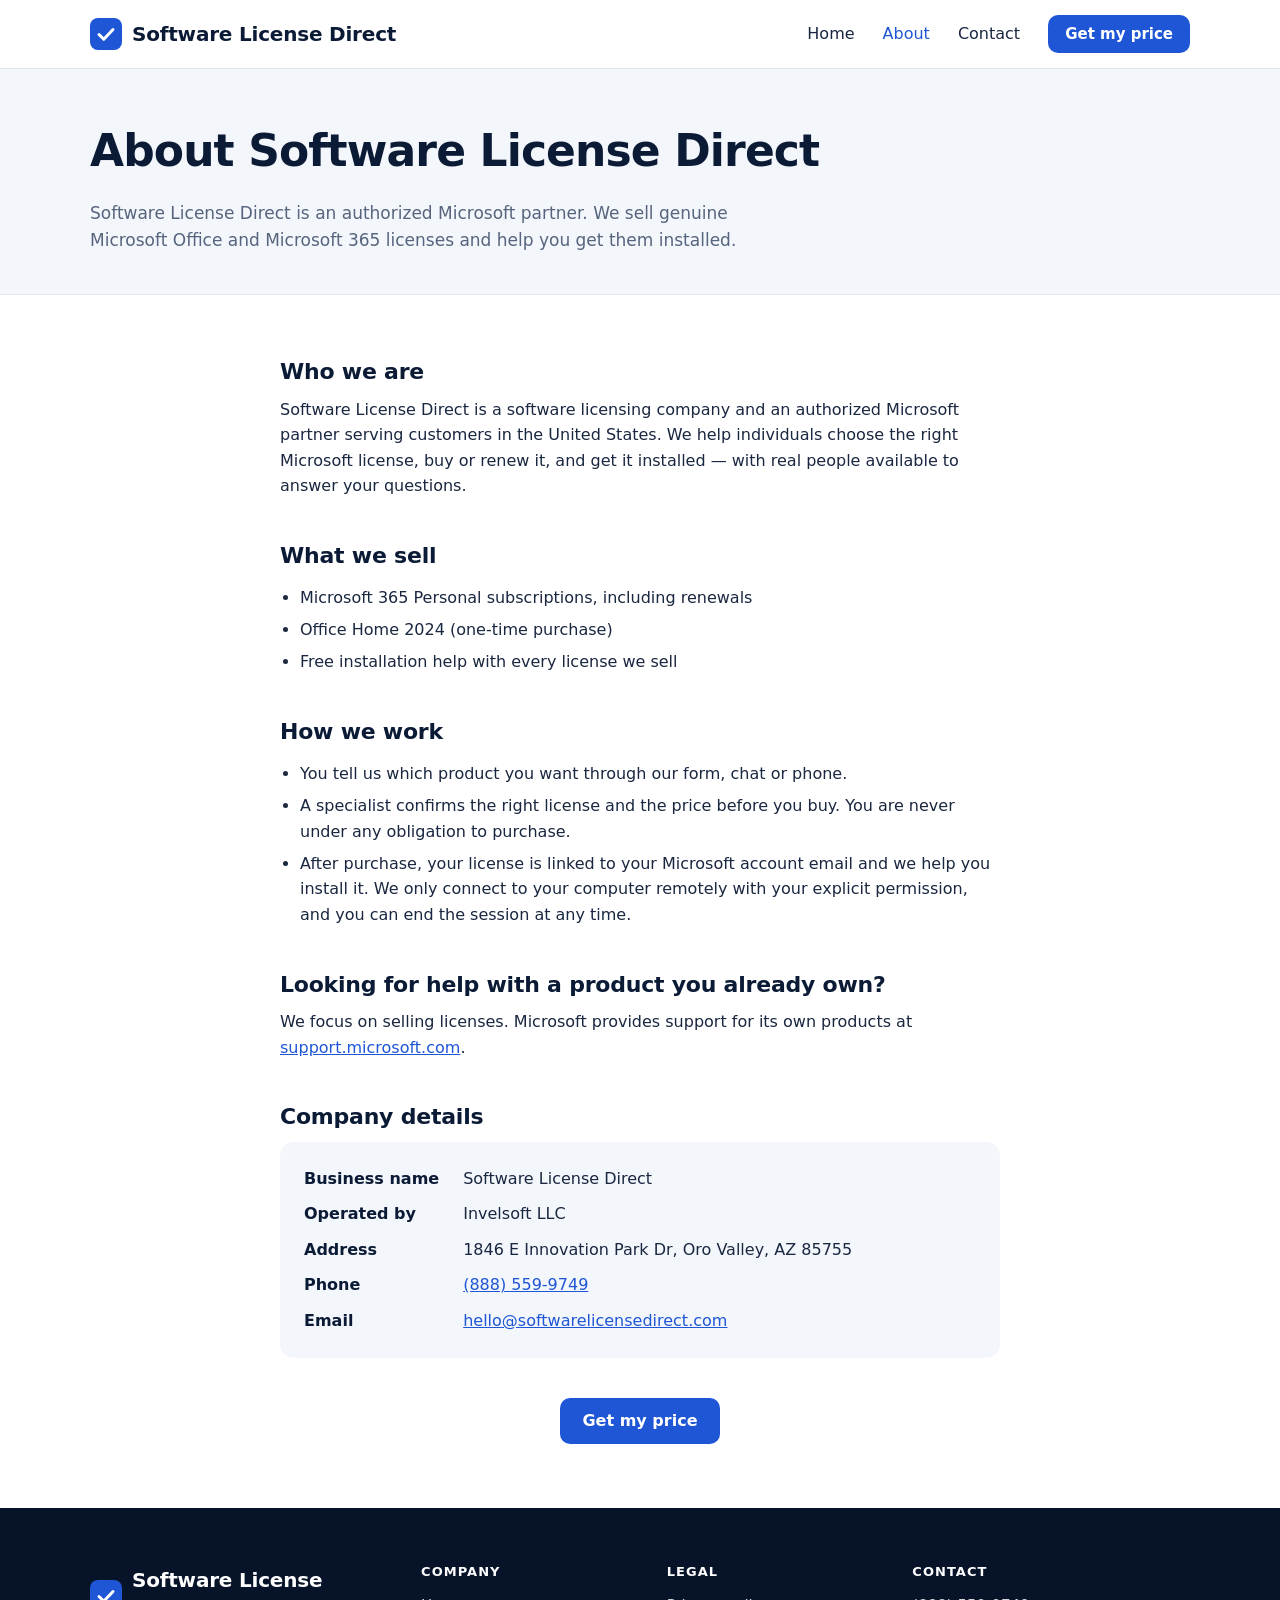
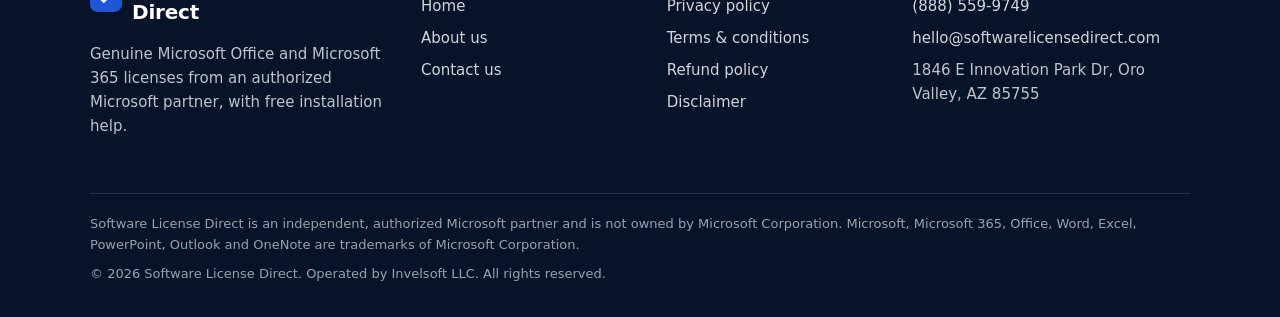
<file: about.html>
<!DOCTYPE html>
<html lang="en">
<head>
  <meta charset="utf-8">
  <meta name="viewport" content="width=device-width, initial-scale=1, viewport-fit=cover">
  <title>About us – Software License Direct</title>
  <meta name="description" content="Software License Direct is an authorized Microsoft partner selling genuine Microsoft Office and Microsoft 365 licenses with free installation help.">
  <link rel="icon" href="favicon.svg" type="image/svg+xml">
  <link rel="stylesheet" href="css/style.css">
  <script src="js/main.js" defer></script>
</head>
<body class="has-mobile-cta">
  <a class="skip-link" href="#main">Skip to content</a>

  <header class="site-header">
    <div class="container header-inner">
      <a class="brand" href="index.html" aria-label="Software License Direct home">
        <svg class="brand-mark" viewBox="0 0 32 32" aria-hidden="true"><rect width="32" height="32" rx="8" fill="#1f56d6"/><path d="M9 16.5l4.8 4.8L23 11.5" fill="none" stroke="#fff" stroke-width="3" stroke-linecap="round" stroke-linejoin="round"/></svg>
        <span>Software License Direct</span>
      </a>
      <button class="nav-toggle" type="button" aria-expanded="false" aria-controls="site-nav" aria-label="Menu">
        <span></span><span></span><span></span>
      </button>
      <nav id="site-nav" class="site-nav" aria-label="Main">
        <a href="index.html">Home</a>
        <a href="about.html" aria-current="page">About</a>
        <a href="contact.html">Contact</a>
        <a class="btn btn-primary btn-sm" href="index.html#quote">Get my price</a>
      </nav>
    </div>
  </header>

  <main id="main">
    <section class="page-hero">
      <div class="container">
        <h1>About Software License Direct</h1>
        <p>Software License Direct is an authorized Microsoft partner. We sell genuine Microsoft Office and Microsoft 365 licenses and help you get them installed.</p>
      </div>
    </section>

    <section class="section">
      <div class="container prose">
        <h2>Who we are</h2>
        <p>Software License Direct is a software licensing company and an authorized Microsoft partner serving customers in the United States. We help individuals choose the right Microsoft license, buy or renew it, and get it installed — with real people available to answer your questions.</p>

        <h2>What we sell</h2>
        <ul>
          <li>Microsoft 365 Personal subscriptions, including renewals</li>
          <li>Office Home 2024 (one-time purchase)</li>
          <li>Free installation help with every license we sell</li>
        </ul>

        <h2>How we work</h2>
        <ul>
          <li>You tell us which product you want through our form, chat or phone.</li>
          <li>A specialist confirms the right license and the price before you buy. You are never under any obligation to purchase.</li>
          <li>After purchase, your license is linked to your Microsoft account email and we help you install it. We only connect to your computer remotely with your explicit permission, and you can end the session at any time.</li>
        </ul>

        <h2>Looking for help with a product you already own?</h2>
        <p>We focus on selling licenses. Microsoft provides support for its own products at <a href="https://support.microsoft.com" rel="noopener" target="_blank">support.microsoft.com</a>.</p>

        <h2>Company details</h2>
        <dl class="detail-list">
          <dt>Business name</dt>
          <dd>Software License Direct</dd>
          <dt>Operated by</dt>
          <dd>Invelsoft LLC</dd>
          <dt>Address</dt>
          <dd>1846 E Innovation Park Dr, Oro Valley, AZ 85755</dd>
          <dt>Phone</dt>
          <dd><a href="tel:+18885599749">(888) 559-9749</a></dd>
          <dt>Email</dt>
          <dd><a href="mailto:hello@softwarelicensedirect.com">hello@softwarelicensedirect.com</a></dd>
        </dl>

        <div class="center-cta">
          <a class="btn btn-primary" href="index.html#quote">Get my price</a>
        </div>
      </div>
    </section>
  </main>

  <footer class="site-footer">
    <div class="container">
      <div class="footer-grid">
        <div class="footer-brand">
          <a class="brand" href="index.html">
            <svg class="brand-mark" viewBox="0 0 32 32" aria-hidden="true"><rect width="32" height="32" rx="8" fill="#1f56d6"/><path d="M9 16.5l4.8 4.8L23 11.5" fill="none" stroke="#fff" stroke-width="3" stroke-linecap="round" stroke-linejoin="round"/></svg>
            <span>Software License Direct</span>
          </a>
          <p>Genuine Microsoft Office and Microsoft 365 licenses from an authorized Microsoft partner, with free installation help.</p>
        </div>
        <div>
          <h2 class="footer-title">Company</h2>
          <ul>
            <li><a href="index.html">Home</a></li>
            <li><a href="about.html">About us</a></li>
            <li><a href="contact.html">Contact us</a></li>
          </ul>
        </div>
        <div>
          <h2 class="footer-title">Legal</h2>
          <ul>
            <li><a href="privacy-policy.html">Privacy policy</a></li>
            <li><a href="terms.html">Terms &amp; conditions</a></li>
            <li><a href="refund-policy.html">Refund policy</a></li>
            <li><a href="disclaimer.html">Disclaimer</a></li>
          </ul>
        </div>
        <div>
          <h2 class="footer-title">Contact</h2>
          <ul>
            <li><a href="tel:+18885599749">(888) 559-9749</a></li>
            <li><a href="mailto:hello@softwarelicensedirect.com">hello@softwarelicensedirect.com</a></li>
            <li>1846 E Innovation Park Dr, Oro Valley, AZ 85755</li>
          </ul>
        </div>
      </div>
      <div class="footer-bottom">
        <p>Software License Direct is an independent, authorized Microsoft partner and is not owned by Microsoft Corporation. Microsoft, Microsoft 365, Office, Word, Excel, PowerPoint, Outlook and OneNote are trademarks of Microsoft Corporation.</p>
        <p>&copy; <span data-year>2026</span> Software License Direct. Operated by Invelsoft LLC. All rights reserved.</p>
      </div>
    </div>
  </footer>

  <div class="mobile-cta">
    <a class="btn btn-outline" href="tel:+18885599749">
      <svg class="icon" viewBox="0 0 24 24" aria-hidden="true"><path d="M22 16.92v3a2 2 0 0 1-2.18 2 19.79 19.79 0 0 1-8.63-3.07 19.5 19.5 0 0 1-6-6 19.79 19.79 0 0 1-3.07-8.67A2 2 0 0 1 4.11 2h3a2 2 0 0 1 2 1.72c.13.96.36 1.9.7 2.81a2 2 0 0 1-.45 2.11L8.09 9.91a16 16 0 0 0 6 6l1.27-1.27a2 2 0 0 1 2.11-.45c.91.34 1.85.57 2.81.7A2 2 0 0 1 22 16.92z"/></svg>
      Call now
    </a>
    <a class="btn btn-primary" href="index.html#quote">Get my price</a>
  </div>
</body>
</html>
</file>
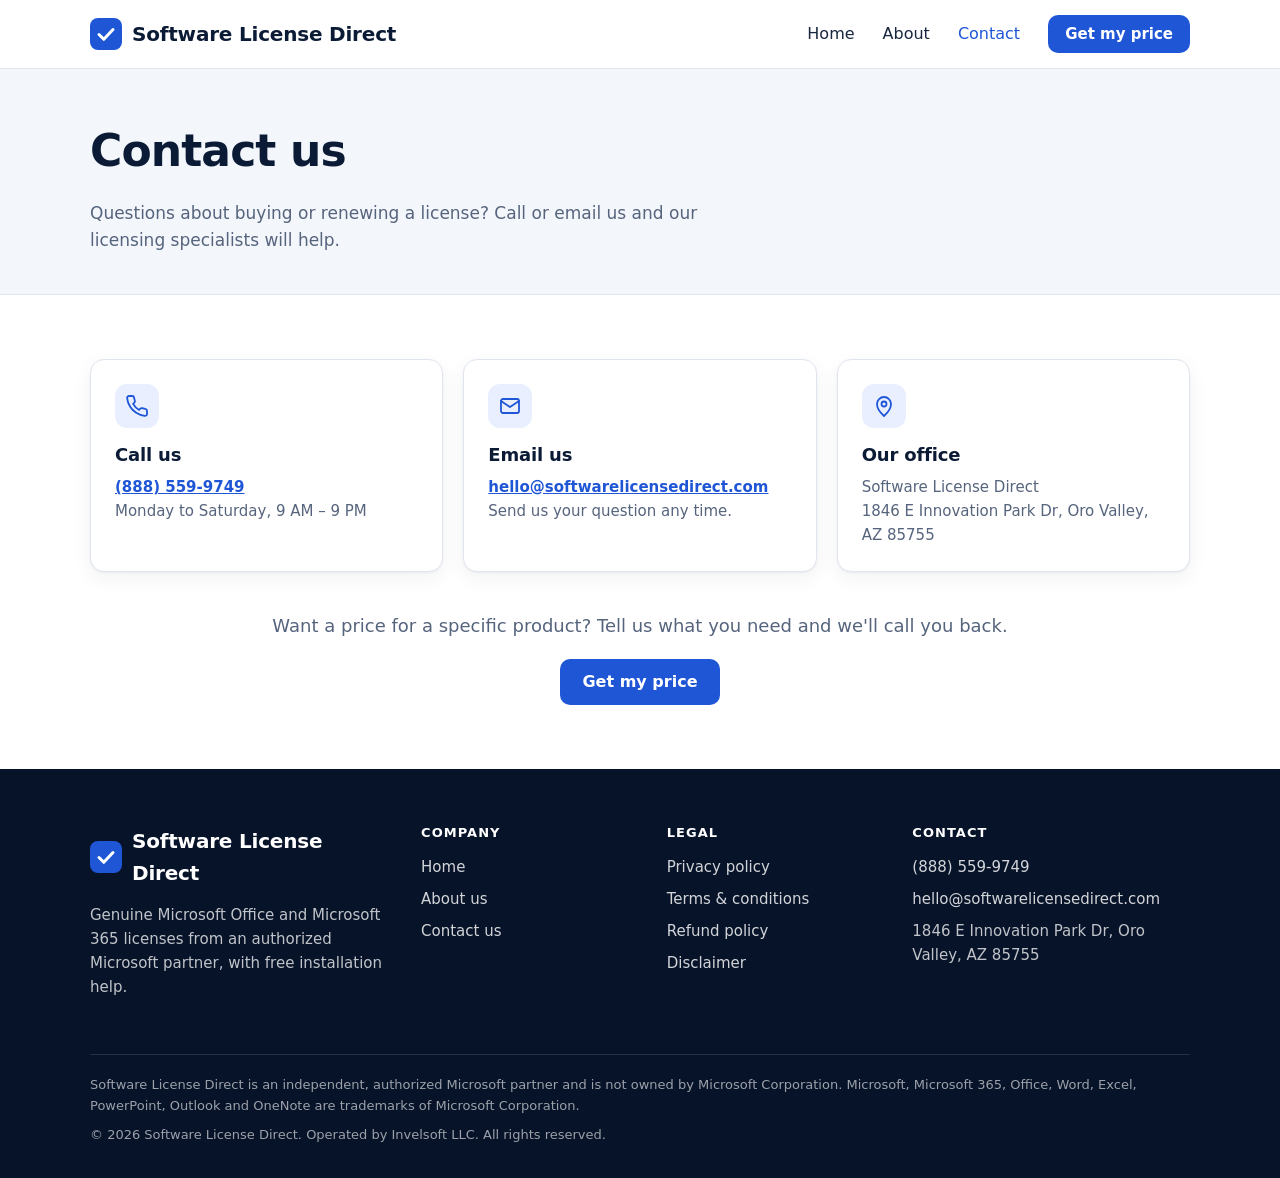
<file: contact.html>
<!DOCTYPE html>
<html lang="en">
<head>
  <meta charset="utf-8">
  <meta name="viewport" content="width=device-width, initial-scale=1, viewport-fit=cover">
  <title>Contact us – Software License Direct</title>
  <meta name="description" content="Contact Software License Direct by phone or email about buying Microsoft Office and Microsoft 365 licenses.">
  <link rel="icon" href="favicon.svg" type="image/svg+xml">
  <link rel="stylesheet" href="css/style.css">
  <script src="js/main.js" defer></script>
</head>
<body class="has-mobile-cta">
  <a class="skip-link" href="#main">Skip to content</a>

  <header class="site-header">
    <div class="container header-inner">
      <a class="brand" href="index.html" aria-label="Software License Direct home">
        <svg class="brand-mark" viewBox="0 0 32 32" aria-hidden="true"><rect width="32" height="32" rx="8" fill="#1f56d6"/><path d="M9 16.5l4.8 4.8L23 11.5" fill="none" stroke="#fff" stroke-width="3" stroke-linecap="round" stroke-linejoin="round"/></svg>
        <span>Software License Direct</span>
      </a>
      <button class="nav-toggle" type="button" aria-expanded="false" aria-controls="site-nav" aria-label="Menu">
        <span></span><span></span><span></span>
      </button>
      <nav id="site-nav" class="site-nav" aria-label="Main">
        <a href="index.html">Home</a>
        <a href="about.html">About</a>
        <a href="contact.html" aria-current="page">Contact</a>
        <a class="btn btn-primary btn-sm" href="index.html#quote">Get my price</a>
      </nav>
    </div>
  </header>

  <main id="main">
    <section class="page-hero">
      <div class="container">
        <h1>Contact us</h1>
        <p>Questions about buying or renewing a license? Call or email us and our licensing specialists will help.</p>
      </div>
    </section>

    <section class="section">
      <div class="container">
        <div class="info-grid">
          <div class="info-card">
            <span class="icon-tile"><svg class="icon" viewBox="0 0 24 24" aria-hidden="true"><path d="M22 16.92v3a2 2 0 0 1-2.18 2 19.79 19.79 0 0 1-8.63-3.07 19.5 19.5 0 0 1-6-6 19.79 19.79 0 0 1-3.07-8.67A2 2 0 0 1 4.11 2h3a2 2 0 0 1 2 1.72c.13.96.36 1.9.7 2.81a2 2 0 0 1-.45 2.11L8.09 9.91a16 16 0 0 0 6 6l1.27-1.27a2 2 0 0 1 2.11-.45c.91.34 1.85.57 2.81.7A2 2 0 0 1 22 16.92z"/></svg></span>
            <h2 class="h3">Call us</h2>
            <p><a href="tel:+18885599749">(888) 559-9749</a></p>
            <p>Monday to Saturday, 9 AM – 9 PM</p>
          </div>
          <div class="info-card">
            <span class="icon-tile"><svg class="icon" viewBox="0 0 24 24" aria-hidden="true"><rect x="3" y="5" width="18" height="14" rx="2"/><path d="m3 7 9 6 9-6"/></svg></span>
            <h2 class="h3">Email us</h2>
            <p><a href="mailto:hello@softwarelicensedirect.com">hello@softwarelicensedirect.com</a></p>
            <p>Send us your question any time.</p>
          </div>
          <div class="info-card">
            <span class="icon-tile"><svg class="icon" viewBox="0 0 24 24" aria-hidden="true"><path d="M12 22s7-6.2 7-12a7 7 0 0 0-14 0c0 5.8 7 12 7 12z"/><circle cx="12" cy="10" r="2.5"/></svg></span>
            <h2 class="h3">Our office</h2>
            <p>Software License Direct<br>1846 E Innovation Park Dr, Oro Valley, AZ 85755</p>
          </div>
        </div>

        <div class="center-cta">
          <p class="lead">Want a price for a specific product? Tell us what you need and we'll call you back.</p>
          <a class="btn btn-primary" href="index.html#quote">Get my price</a>
        </div>
      </div>
    </section>
  </main>

  <footer class="site-footer">
    <div class="container">
      <div class="footer-grid">
        <div class="footer-brand">
          <a class="brand" href="index.html">
            <svg class="brand-mark" viewBox="0 0 32 32" aria-hidden="true"><rect width="32" height="32" rx="8" fill="#1f56d6"/><path d="M9 16.5l4.8 4.8L23 11.5" fill="none" stroke="#fff" stroke-width="3" stroke-linecap="round" stroke-linejoin="round"/></svg>
            <span>Software License Direct</span>
          </a>
          <p>Genuine Microsoft Office and Microsoft 365 licenses from an authorized Microsoft partner, with free installation help.</p>
        </div>
        <div>
          <h2 class="footer-title">Company</h2>
          <ul>
            <li><a href="index.html">Home</a></li>
            <li><a href="about.html">About us</a></li>
            <li><a href="contact.html">Contact us</a></li>
          </ul>
        </div>
        <div>
          <h2 class="footer-title">Legal</h2>
          <ul>
            <li><a href="privacy-policy.html">Privacy policy</a></li>
            <li><a href="terms.html">Terms &amp; conditions</a></li>
            <li><a href="refund-policy.html">Refund policy</a></li>
            <li><a href="disclaimer.html">Disclaimer</a></li>
          </ul>
        </div>
        <div>
          <h2 class="footer-title">Contact</h2>
          <ul>
            <li><a href="tel:+18885599749">(888) 559-9749</a></li>
            <li><a href="mailto:hello@softwarelicensedirect.com">hello@softwarelicensedirect.com</a></li>
            <li>1846 E Innovation Park Dr, Oro Valley, AZ 85755</li>
          </ul>
        </div>
      </div>
      <div class="footer-bottom">
        <p>Software License Direct is an independent, authorized Microsoft partner and is not owned by Microsoft Corporation. Microsoft, Microsoft 365, Office, Word, Excel, PowerPoint, Outlook and OneNote are trademarks of Microsoft Corporation.</p>
        <p>&copy; <span data-year>2026</span> Software License Direct. Operated by Invelsoft LLC. All rights reserved.</p>
      </div>
    </div>
  </footer>

  <div class="mobile-cta">
    <a class="btn btn-outline" href="tel:+18885599749">
      <svg class="icon" viewBox="0 0 24 24" aria-hidden="true"><path d="M22 16.92v3a2 2 0 0 1-2.18 2 19.79 19.79 0 0 1-8.63-3.07 19.5 19.5 0 0 1-6-6 19.79 19.79 0 0 1-3.07-8.67A2 2 0 0 1 4.11 2h3a2 2 0 0 1 2 1.72c.13.96.36 1.9.7 2.81a2 2 0 0 1-.45 2.11L8.09 9.91a16 16 0 0 0 6 6l1.27-1.27a2 2 0 0 1 2.11-.45c.91.34 1.85.57 2.81.7A2 2 0 0 1 22 16.92z"/></svg>
      Call now
    </a>
    <a class="btn btn-primary" href="index.html#quote">Get my price</a>
  </div>
</body>
</html>
</file>
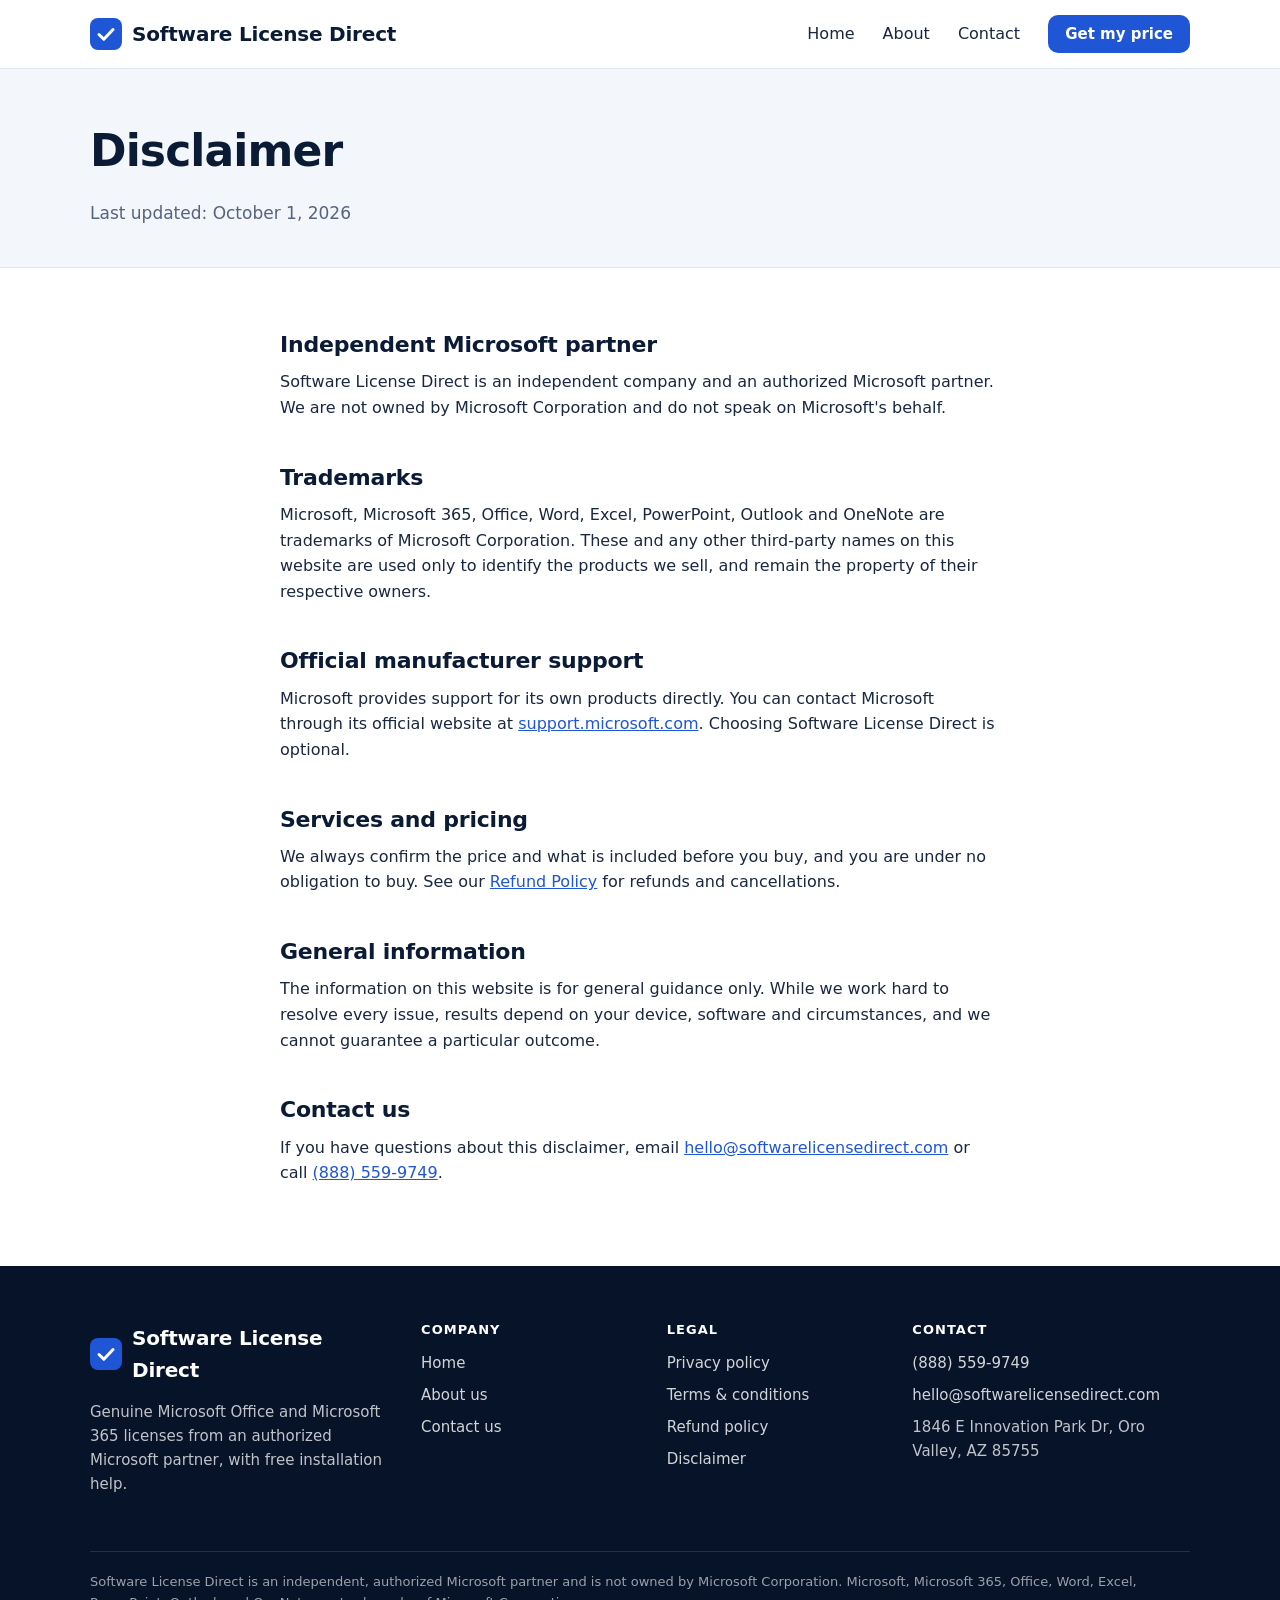
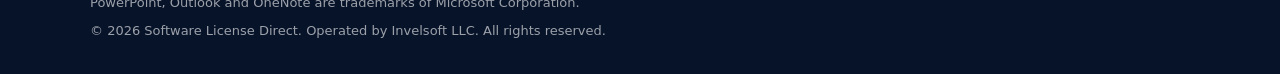
<file: disclaimer.html>
<!DOCTYPE html>
<html lang="en">
<head>
  <meta charset="utf-8">
  <meta name="viewport" content="width=device-width, initial-scale=1, viewport-fit=cover">
  <title>Disclaimer – Software License Direct</title>
  <meta name="description" content="Important information about Software License Direct's independence and the use of third-party trademarks on this website.">
  <link rel="icon" href="favicon.svg" type="image/svg+xml">
  <link rel="stylesheet" href="css/style.css">
  <script src="js/main.js" defer></script>
</head>
<body class="has-mobile-cta">
  <a class="skip-link" href="#main">Skip to content</a>

  <header class="site-header">
    <div class="container header-inner">
      <a class="brand" href="index.html" aria-label="Software License Direct home">
        <svg class="brand-mark" viewBox="0 0 32 32" aria-hidden="true"><rect width="32" height="32" rx="8" fill="#1f56d6"/><path d="M9 16.5l4.8 4.8L23 11.5" fill="none" stroke="#fff" stroke-width="3" stroke-linecap="round" stroke-linejoin="round"/></svg>
        <span>Software License Direct</span>
      </a>
      <button class="nav-toggle" type="button" aria-expanded="false" aria-controls="site-nav" aria-label="Menu">
        <span></span><span></span><span></span>
      </button>
      <nav id="site-nav" class="site-nav" aria-label="Main">
        <a href="index.html">Home</a>
        <a href="about.html">About</a>
        <a href="contact.html">Contact</a>
        <a class="btn btn-primary btn-sm" href="index.html#quote">Get my price</a>
      </nav>
    </div>
  </header>

  <main id="main">
    <section class="page-hero">
      <div class="container">
        <h1>Disclaimer</h1>
        <p class="updated">Last updated: October 1, 2026</p>
      </div>
    </section>

    <section class="section">
      <div class="container prose">
        <h2>Independent Microsoft partner</h2>
        <p>Software License Direct is an independent company and an authorized Microsoft partner. We are not owned by Microsoft Corporation and do not speak on Microsoft's behalf.</p>

        <h2>Trademarks</h2>
        <p>Microsoft, Microsoft 365, Office, Word, Excel, PowerPoint, Outlook and OneNote are trademarks of Microsoft Corporation. These and any other third-party names on this website are used only to identify the products we sell, and remain the property of their respective owners.</p>

        <h2>Official manufacturer support</h2>
        <p>Microsoft provides support for its own products directly. You can contact Microsoft through its official website at <a href="https://support.microsoft.com" rel="noopener" target="_blank">support.microsoft.com</a>. Choosing Software License Direct is optional.</p>

        <h2>Services and pricing</h2>
        <p>We always confirm the price and what is included before you buy, and you are under no obligation to buy. See our <a href="refund-policy.html">Refund Policy</a> for refunds and cancellations.</p>

        <h2>General information</h2>
        <p>The information on this website is for general guidance only. While we work hard to resolve every issue, results depend on your device, software and circumstances, and we cannot guarantee a particular outcome.</p>

        <h2>Contact us</h2>
        <p>If you have questions about this disclaimer, email <a href="mailto:hello@softwarelicensedirect.com">hello@softwarelicensedirect.com</a> or call <a href="tel:+18885599749">(888) 559-9749</a>.</p>
      </div>
    </section>
  </main>

  <footer class="site-footer">
    <div class="container">
      <div class="footer-grid">
        <div class="footer-brand">
          <a class="brand" href="index.html">
            <svg class="brand-mark" viewBox="0 0 32 32" aria-hidden="true"><rect width="32" height="32" rx="8" fill="#1f56d6"/><path d="M9 16.5l4.8 4.8L23 11.5" fill="none" stroke="#fff" stroke-width="3" stroke-linecap="round" stroke-linejoin="round"/></svg>
            <span>Software License Direct</span>
          </a>
          <p>Genuine Microsoft Office and Microsoft 365 licenses from an authorized Microsoft partner, with free installation help.</p>
        </div>
        <div>
          <h2 class="footer-title">Company</h2>
          <ul>
            <li><a href="index.html">Home</a></li>
            <li><a href="about.html">About us</a></li>
            <li><a href="contact.html">Contact us</a></li>
          </ul>
        </div>
        <div>
          <h2 class="footer-title">Legal</h2>
          <ul>
            <li><a href="privacy-policy.html">Privacy policy</a></li>
            <li><a href="terms.html">Terms &amp; conditions</a></li>
            <li><a href="refund-policy.html">Refund policy</a></li>
            <li><a href="disclaimer.html">Disclaimer</a></li>
          </ul>
        </div>
        <div>
          <h2 class="footer-title">Contact</h2>
          <ul>
            <li><a href="tel:+18885599749">(888) 559-9749</a></li>
            <li><a href="mailto:hello@softwarelicensedirect.com">hello@softwarelicensedirect.com</a></li>
            <li>1846 E Innovation Park Dr, Oro Valley, AZ 85755</li>
          </ul>
        </div>
      </div>
      <div class="footer-bottom">
        <p>Software License Direct is an independent, authorized Microsoft partner and is not owned by Microsoft Corporation. Microsoft, Microsoft 365, Office, Word, Excel, PowerPoint, Outlook and OneNote are trademarks of Microsoft Corporation.</p>
        <p>&copy; <span data-year>2026</span> Software License Direct. Operated by Invelsoft LLC. All rights reserved.</p>
      </div>
    </div>
  </footer>

  <div class="mobile-cta">
    <a class="btn btn-outline" href="tel:+18885599749">
      <svg class="icon" viewBox="0 0 24 24" aria-hidden="true"><path d="M22 16.92v3a2 2 0 0 1-2.18 2 19.79 19.79 0 0 1-8.63-3.07 19.5 19.5 0 0 1-6-6 19.79 19.79 0 0 1-3.07-8.67A2 2 0 0 1 4.11 2h3a2 2 0 0 1 2 1.72c.13.96.36 1.9.7 2.81a2 2 0 0 1-.45 2.11L8.09 9.91a16 16 0 0 0 6 6l1.27-1.27a2 2 0 0 1 2.11-.45c.91.34 1.85.57 2.81.7A2 2 0 0 1 22 16.92z"/></svg>
      Call now
    </a>
    <a class="btn btn-primary" href="index.html#quote">Get my price</a>
  </div>
</body>
</html>
</file>
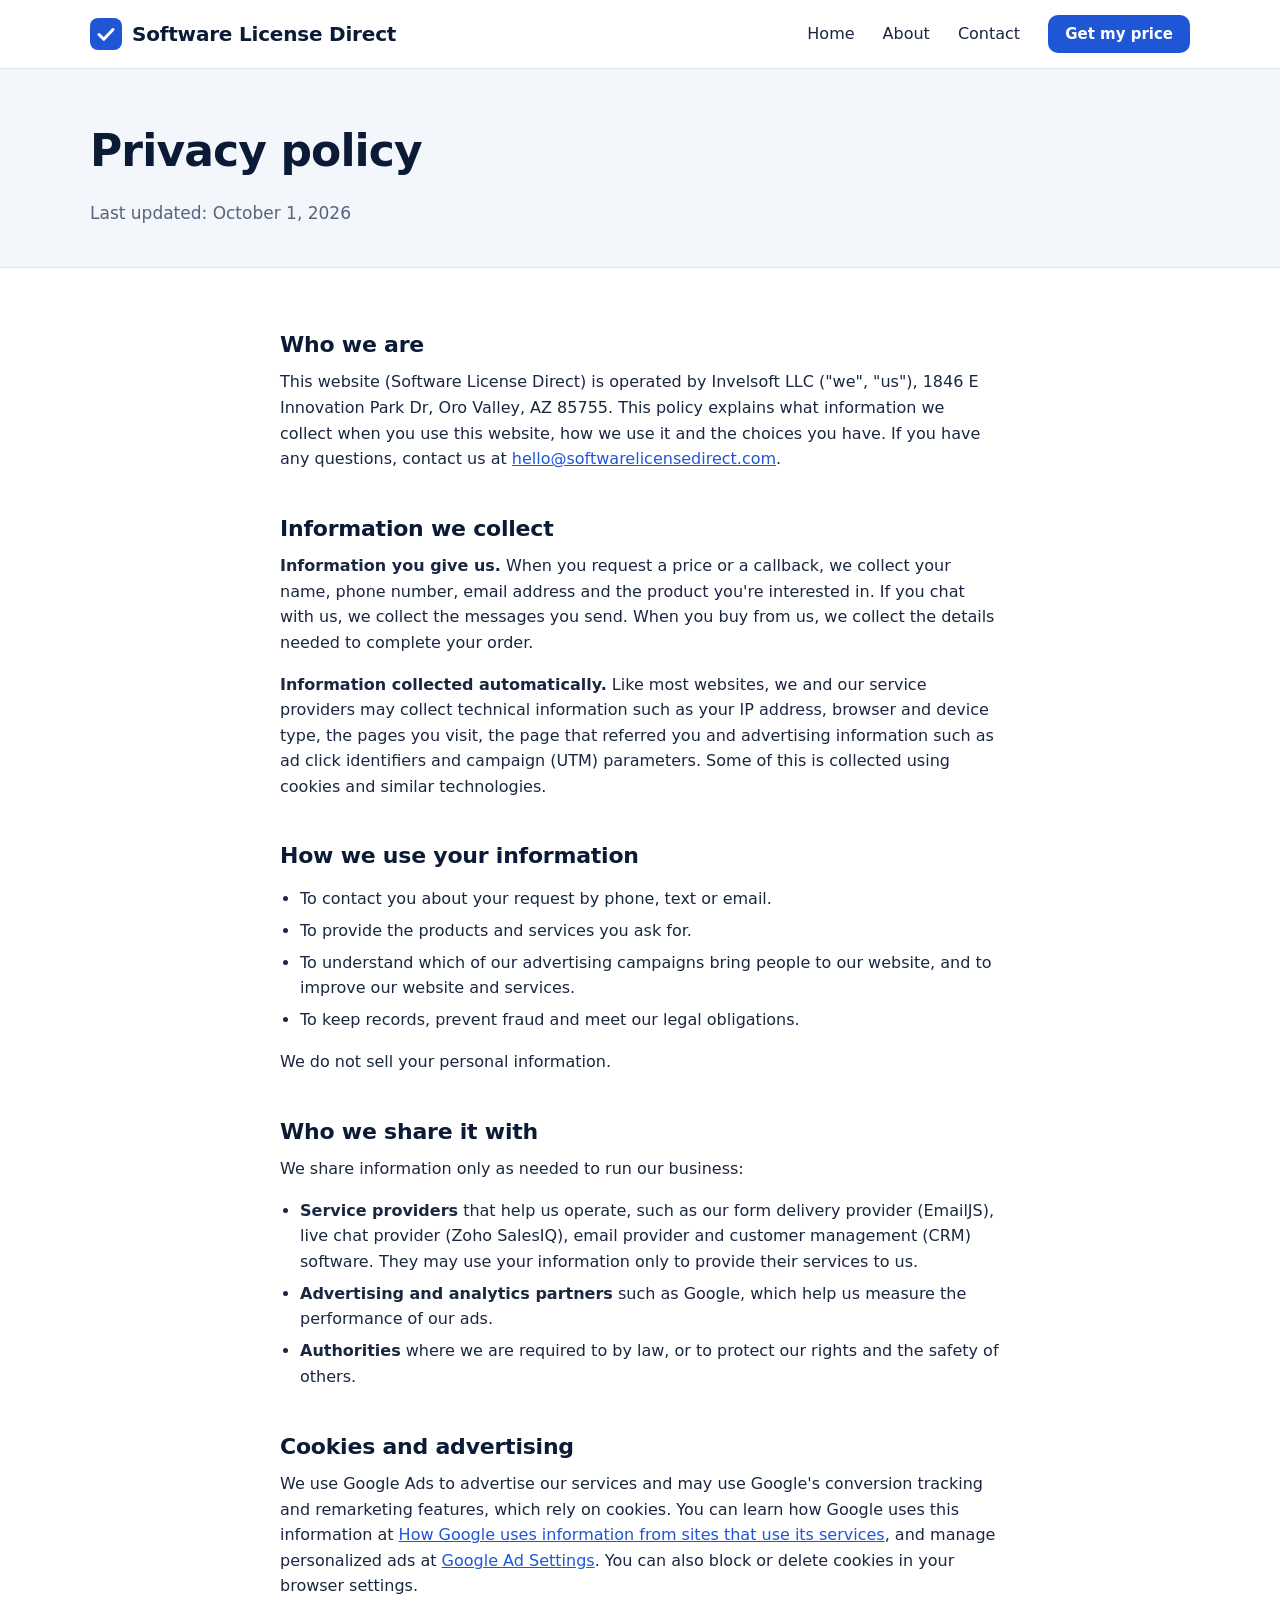
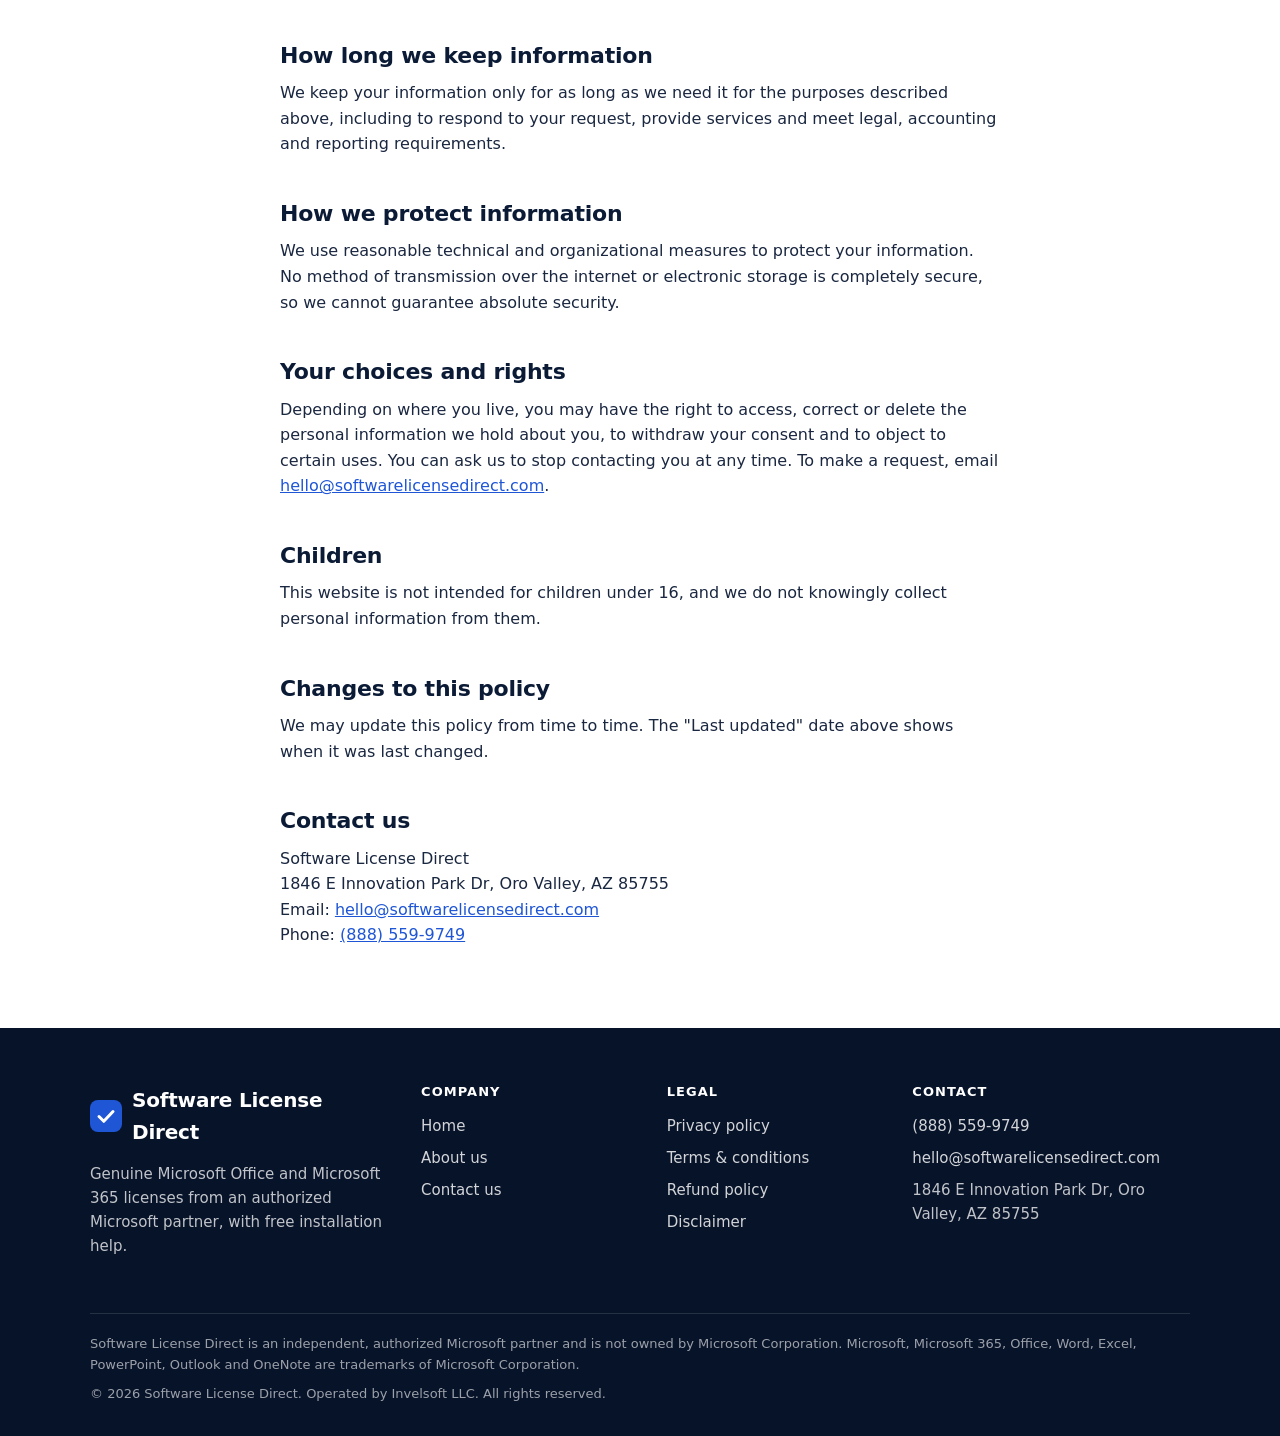
<file: privacy-policy.html>
<!DOCTYPE html>
<html lang="en">
<head>
  <meta charset="utf-8">
  <meta name="viewport" content="width=device-width, initial-scale=1, viewport-fit=cover">
  <title>Privacy policy – Software License Direct</title>
  <meta name="description" content="How Software License Direct collects, uses and protects the information you share on this website.">
  <link rel="icon" href="favicon.svg" type="image/svg+xml">
  <link rel="stylesheet" href="css/style.css">
  <script src="js/main.js" defer></script>
</head>
<body class="has-mobile-cta">
  <a class="skip-link" href="#main">Skip to content</a>

  <header class="site-header">
    <div class="container header-inner">
      <a class="brand" href="index.html" aria-label="Software License Direct home">
        <svg class="brand-mark" viewBox="0 0 32 32" aria-hidden="true"><rect width="32" height="32" rx="8" fill="#1f56d6"/><path d="M9 16.5l4.8 4.8L23 11.5" fill="none" stroke="#fff" stroke-width="3" stroke-linecap="round" stroke-linejoin="round"/></svg>
        <span>Software License Direct</span>
      </a>
      <button class="nav-toggle" type="button" aria-expanded="false" aria-controls="site-nav" aria-label="Menu">
        <span></span><span></span><span></span>
      </button>
      <nav id="site-nav" class="site-nav" aria-label="Main">
        <a href="index.html">Home</a>
        <a href="about.html">About</a>
        <a href="contact.html">Contact</a>
        <a class="btn btn-primary btn-sm" href="index.html#quote">Get my price</a>
      </nav>
    </div>
  </header>

  <main id="main">
    <section class="page-hero">
      <div class="container">
        <h1>Privacy policy</h1>
        <p class="updated">Last updated: October 1, 2026</p>
      </div>
    </section>

    <section class="section">
      <div class="container prose">
        <h2>Who we are</h2>
        <p>This website (Software License Direct) is operated by Invelsoft LLC ("we", "us"), 1846 E Innovation Park Dr, Oro Valley, AZ 85755. This policy explains what information we collect when you use this website, how we use it and the choices you have. If you have any questions, contact us at <a href="mailto:hello@softwarelicensedirect.com">hello@softwarelicensedirect.com</a>.</p>

        <h2>Information we collect</h2>
        <p><strong>Information you give us.</strong> When you request a price or a callback, we collect your name, phone number, email address and the product you're interested in. If you chat with us, we collect the messages you send. When you buy from us, we collect the details needed to complete your order.</p>
        <p><strong>Information collected automatically.</strong> Like most websites, we and our service providers may collect technical information such as your IP address, browser and device type, the pages you visit, the page that referred you and advertising information such as ad click identifiers and campaign (UTM) parameters. Some of this is collected using cookies and similar technologies.</p>

        <h2>How we use your information</h2>
        <ul>
          <li>To contact you about your request by phone, text or email.</li>
          <li>To provide the products and services you ask for.</li>
          <li>To understand which of our advertising campaigns bring people to our website, and to improve our website and services.</li>
          <li>To keep records, prevent fraud and meet our legal obligations.</li>
        </ul>
        <p>We do not sell your personal information.</p>

        <h2>Who we share it with</h2>
        <p>We share information only as needed to run our business:</p>
        <ul>
          <li><strong>Service providers</strong> that help us operate, such as our form delivery provider (EmailJS), live chat provider (Zoho SalesIQ), email provider and customer management (CRM) software. They may use your information only to provide their services to us.</li>
          <li><strong>Advertising and analytics partners</strong> such as Google, which help us measure the performance of our ads.</li>
          <li><strong>Authorities</strong> where we are required to by law, or to protect our rights and the safety of others.</li>
        </ul>

        <h2>Cookies and advertising</h2>
        <p>We use Google Ads to advertise our services and may use Google's conversion tracking and remarketing features, which rely on cookies. You can learn how Google uses this information at <a href="https://policies.google.com/technologies/partner-sites" rel="noopener" target="_blank">How Google uses information from sites that use its services</a>, and manage personalized ads at <a href="https://adssettings.google.com" rel="noopener" target="_blank">Google Ad Settings</a>. You can also block or delete cookies in your browser settings.</p>

        <h2>How long we keep information</h2>
        <p>We keep your information only for as long as we need it for the purposes described above, including to respond to your request, provide services and meet legal, accounting and reporting requirements.</p>

        <h2>How we protect information</h2>
        <p>We use reasonable technical and organizational measures to protect your information. No method of transmission over the internet or electronic storage is completely secure, so we cannot guarantee absolute security.</p>

        <h2>Your choices and rights</h2>
        <p>Depending on where you live, you may have the right to access, correct or delete the personal information we hold about you, to withdraw your consent and to object to certain uses. You can ask us to stop contacting you at any time. To make a request, email <a href="mailto:hello@softwarelicensedirect.com">hello@softwarelicensedirect.com</a>.</p>

        <h2>Children</h2>
        <p>This website is not intended for children under 16, and we do not knowingly collect personal information from them.</p>

        <h2>Changes to this policy</h2>
        <p>We may update this policy from time to time. The "Last updated" date above shows when it was last changed.</p>

        <h2>Contact us</h2>
        <p>Software License Direct<br>1846 E Innovation Park Dr, Oro Valley, AZ 85755<br>Email: <a href="mailto:hello@softwarelicensedirect.com">hello@softwarelicensedirect.com</a><br>Phone: <a href="tel:+18885599749">(888) 559-9749</a></p>
      </div>
    </section>
  </main>

  <footer class="site-footer">
    <div class="container">
      <div class="footer-grid">
        <div class="footer-brand">
          <a class="brand" href="index.html">
            <svg class="brand-mark" viewBox="0 0 32 32" aria-hidden="true"><rect width="32" height="32" rx="8" fill="#1f56d6"/><path d="M9 16.5l4.8 4.8L23 11.5" fill="none" stroke="#fff" stroke-width="3" stroke-linecap="round" stroke-linejoin="round"/></svg>
            <span>Software License Direct</span>
          </a>
          <p>Genuine Microsoft Office and Microsoft 365 licenses from an authorized Microsoft partner, with free installation help.</p>
        </div>
        <div>
          <h2 class="footer-title">Company</h2>
          <ul>
            <li><a href="index.html">Home</a></li>
            <li><a href="about.html">About us</a></li>
            <li><a href="contact.html">Contact us</a></li>
          </ul>
        </div>
        <div>
          <h2 class="footer-title">Legal</h2>
          <ul>
            <li><a href="privacy-policy.html">Privacy policy</a></li>
            <li><a href="terms.html">Terms &amp; conditions</a></li>
            <li><a href="refund-policy.html">Refund policy</a></li>
            <li><a href="disclaimer.html">Disclaimer</a></li>
          </ul>
        </div>
        <div>
          <h2 class="footer-title">Contact</h2>
          <ul>
            <li><a href="tel:+18885599749">(888) 559-9749</a></li>
            <li><a href="mailto:hello@softwarelicensedirect.com">hello@softwarelicensedirect.com</a></li>
            <li>1846 E Innovation Park Dr, Oro Valley, AZ 85755</li>
          </ul>
        </div>
      </div>
      <div class="footer-bottom">
        <p>Software License Direct is an independent, authorized Microsoft partner and is not owned by Microsoft Corporation. Microsoft, Microsoft 365, Office, Word, Excel, PowerPoint, Outlook and OneNote are trademarks of Microsoft Corporation.</p>
        <p>&copy; <span data-year>2026</span> Software License Direct. Operated by Invelsoft LLC. All rights reserved.</p>
      </div>
    </div>
  </footer>

  <div class="mobile-cta">
    <a class="btn btn-outline" href="tel:+18885599749">
      <svg class="icon" viewBox="0 0 24 24" aria-hidden="true"><path d="M22 16.92v3a2 2 0 0 1-2.18 2 19.79 19.79 0 0 1-8.63-3.07 19.5 19.5 0 0 1-6-6 19.79 19.79 0 0 1-3.07-8.67A2 2 0 0 1 4.11 2h3a2 2 0 0 1 2 1.72c.13.96.36 1.9.7 2.81a2 2 0 0 1-.45 2.11L8.09 9.91a16 16 0 0 0 6 6l1.27-1.27a2 2 0 0 1 2.11-.45c.91.34 1.85.57 2.81.7A2 2 0 0 1 22 16.92z"/></svg>
      Call now
    </a>
    <a class="btn btn-primary" href="index.html#quote">Get my price</a>
  </div>
</body>
</html>
</file>
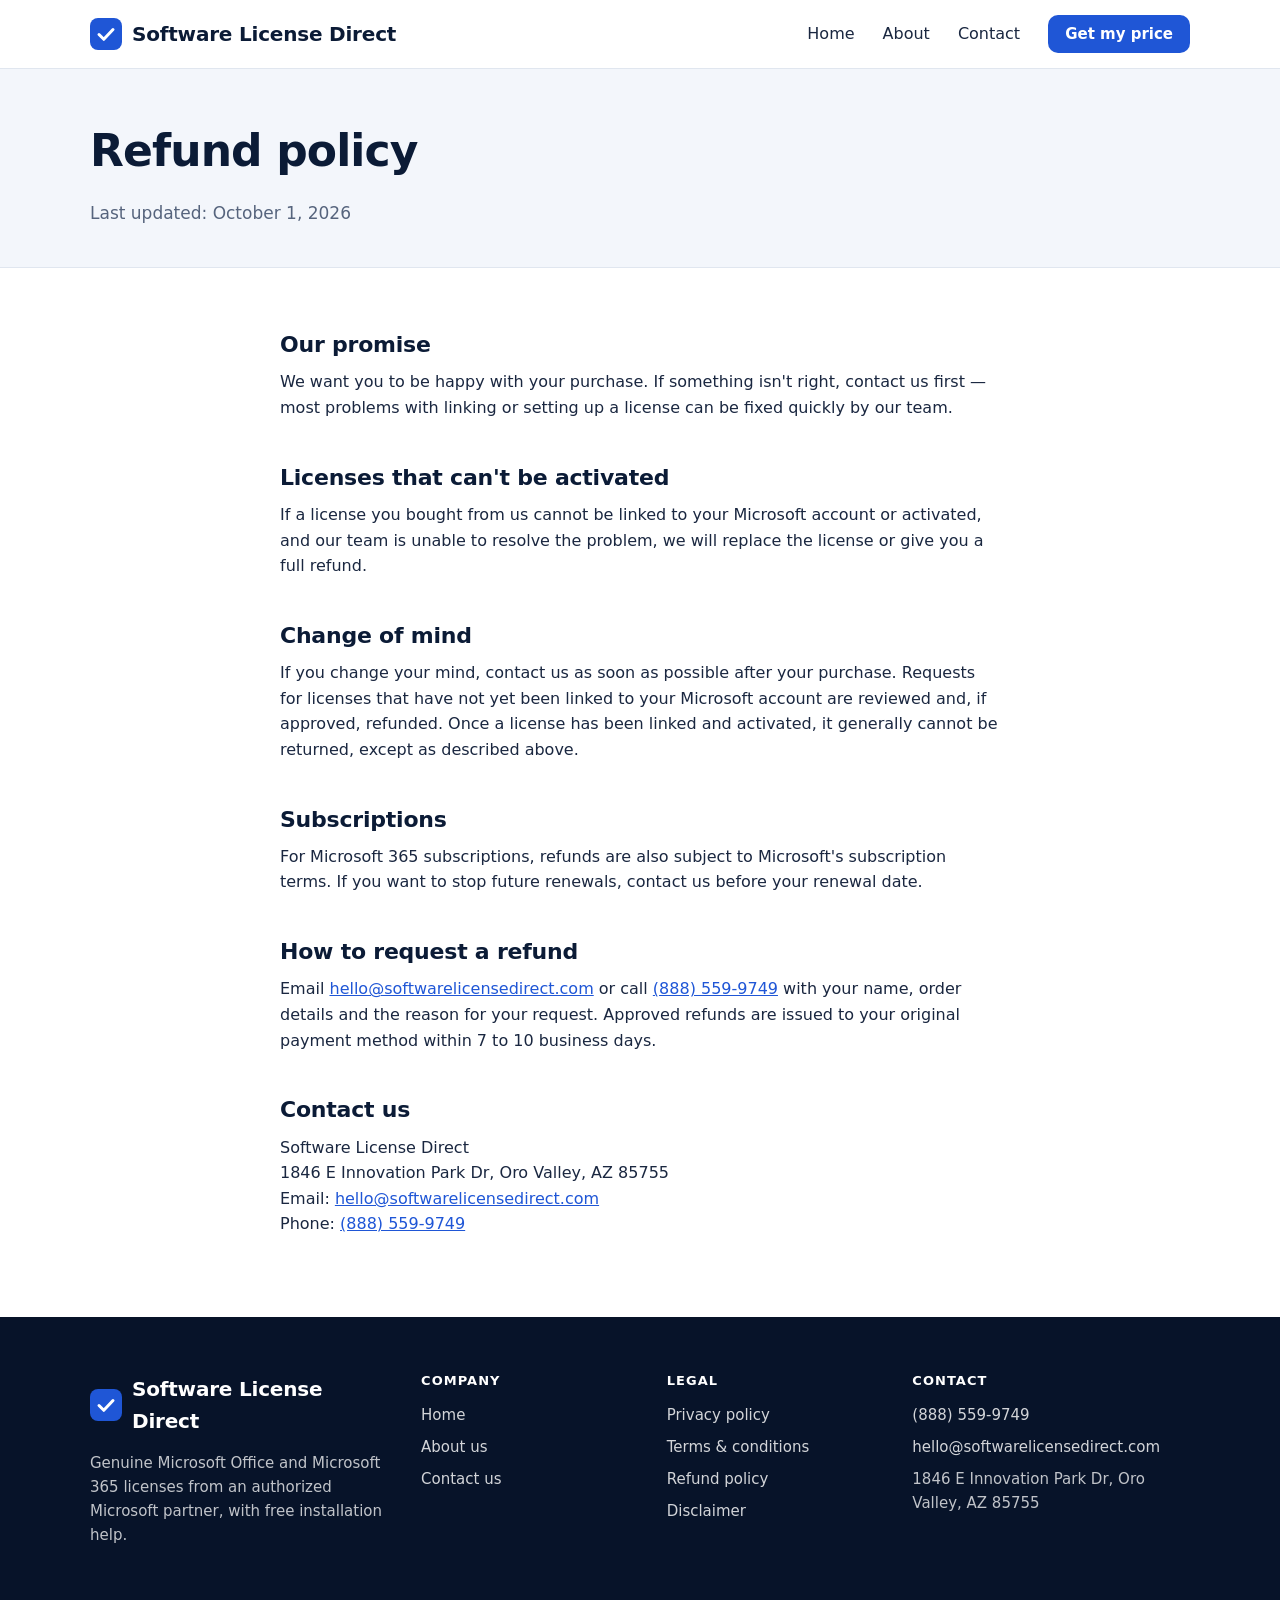
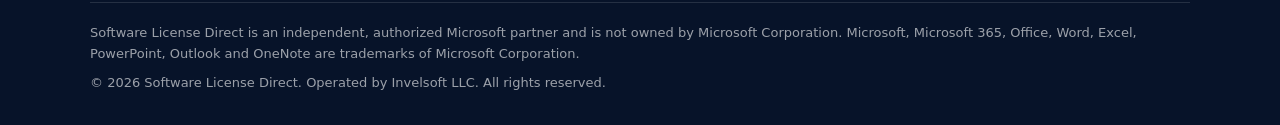
<file: refund-policy.html>
<!DOCTYPE html>
<html lang="en">
<head>
  <meta charset="utf-8">
  <meta name="viewport" content="width=device-width, initial-scale=1, viewport-fit=cover">
  <title>Refund policy – Software License Direct</title>
  <meta name="description" content="How refunds and cancellations work for licenses and services bought from Software License Direct.">
  <link rel="icon" href="favicon.svg" type="image/svg+xml">
  <link rel="stylesheet" href="css/style.css">
  <script src="js/main.js" defer></script>
</head>
<body class="has-mobile-cta">
  <a class="skip-link" href="#main">Skip to content</a>

  <header class="site-header">
    <div class="container header-inner">
      <a class="brand" href="index.html" aria-label="Software License Direct home">
        <svg class="brand-mark" viewBox="0 0 32 32" aria-hidden="true"><rect width="32" height="32" rx="8" fill="#1f56d6"/><path d="M9 16.5l4.8 4.8L23 11.5" fill="none" stroke="#fff" stroke-width="3" stroke-linecap="round" stroke-linejoin="round"/></svg>
        <span>Software License Direct</span>
      </a>
      <button class="nav-toggle" type="button" aria-expanded="false" aria-controls="site-nav" aria-label="Menu">
        <span></span><span></span><span></span>
      </button>
      <nav id="site-nav" class="site-nav" aria-label="Main">
        <a href="index.html">Home</a>
        <a href="about.html">About</a>
        <a href="contact.html">Contact</a>
        <a class="btn btn-primary btn-sm" href="index.html#quote">Get my price</a>
      </nav>
    </div>
  </header>

  <main id="main">
    <section class="page-hero">
      <div class="container">
        <h1>Refund policy</h1>
        <p class="updated">Last updated: October 1, 2026</p>
      </div>
    </section>

    <section class="section">
      <div class="container prose">
        <h2>Our promise</h2>
        <p>We want you to be happy with your purchase. If something isn't right, contact us first — most problems with linking or setting up a license can be fixed quickly by our team.</p>

        <h2>Licenses that can't be activated</h2>
        <p>If a license you bought from us cannot be linked to your Microsoft account or activated, and our team is unable to resolve the problem, we will replace the license or give you a full refund.</p>

        <h2>Change of mind</h2>
        <p>If you change your mind, contact us as soon as possible after your purchase. Requests for licenses that have not yet been linked to your Microsoft account are reviewed and, if approved, refunded. Once a license has been linked and activated, it generally cannot be returned, except as described above.</p>

        <h2>Subscriptions</h2>
        <p>For Microsoft 365 subscriptions, refunds are also subject to Microsoft's subscription terms. If you want to stop future renewals, contact us before your renewal date.</p>

        <h2>How to request a refund</h2>
        <p>Email <a href="mailto:hello@softwarelicensedirect.com">hello@softwarelicensedirect.com</a> or call <a href="tel:+18885599749">(888) 559-9749</a> with your name, order details and the reason for your request. Approved refunds are issued to your original payment method within 7 to 10 business days.</p>

        <h2>Contact us</h2>
        <p>Software License Direct<br>1846 E Innovation Park Dr, Oro Valley, AZ 85755<br>Email: <a href="mailto:hello@softwarelicensedirect.com">hello@softwarelicensedirect.com</a><br>Phone: <a href="tel:+18885599749">(888) 559-9749</a></p>
      </div>
    </section>
  </main>

  <footer class="site-footer">
    <div class="container">
      <div class="footer-grid">
        <div class="footer-brand">
          <a class="brand" href="index.html">
            <svg class="brand-mark" viewBox="0 0 32 32" aria-hidden="true"><rect width="32" height="32" rx="8" fill="#1f56d6"/><path d="M9 16.5l4.8 4.8L23 11.5" fill="none" stroke="#fff" stroke-width="3" stroke-linecap="round" stroke-linejoin="round"/></svg>
            <span>Software License Direct</span>
          </a>
          <p>Genuine Microsoft Office and Microsoft 365 licenses from an authorized Microsoft partner, with free installation help.</p>
        </div>
        <div>
          <h2 class="footer-title">Company</h2>
          <ul>
            <li><a href="index.html">Home</a></li>
            <li><a href="about.html">About us</a></li>
            <li><a href="contact.html">Contact us</a></li>
          </ul>
        </div>
        <div>
          <h2 class="footer-title">Legal</h2>
          <ul>
            <li><a href="privacy-policy.html">Privacy policy</a></li>
            <li><a href="terms.html">Terms &amp; conditions</a></li>
            <li><a href="refund-policy.html">Refund policy</a></li>
            <li><a href="disclaimer.html">Disclaimer</a></li>
          </ul>
        </div>
        <div>
          <h2 class="footer-title">Contact</h2>
          <ul>
            <li><a href="tel:+18885599749">(888) 559-9749</a></li>
            <li><a href="mailto:hello@softwarelicensedirect.com">hello@softwarelicensedirect.com</a></li>
            <li>1846 E Innovation Park Dr, Oro Valley, AZ 85755</li>
          </ul>
        </div>
      </div>
      <div class="footer-bottom">
        <p>Software License Direct is an independent, authorized Microsoft partner and is not owned by Microsoft Corporation. Microsoft, Microsoft 365, Office, Word, Excel, PowerPoint, Outlook and OneNote are trademarks of Microsoft Corporation.</p>
        <p>&copy; <span data-year>2026</span> Software License Direct. Operated by Invelsoft LLC. All rights reserved.</p>
      </div>
    </div>
  </footer>

  <div class="mobile-cta">
    <a class="btn btn-outline" href="tel:+18885599749">
      <svg class="icon" viewBox="0 0 24 24" aria-hidden="true"><path d="M22 16.92v3a2 2 0 0 1-2.18 2 19.79 19.79 0 0 1-8.63-3.07 19.5 19.5 0 0 1-6-6 19.79 19.79 0 0 1-3.07-8.67A2 2 0 0 1 4.11 2h3a2 2 0 0 1 2 1.72c.13.96.36 1.9.7 2.81a2 2 0 0 1-.45 2.11L8.09 9.91a16 16 0 0 0 6 6l1.27-1.27a2 2 0 0 1 2.11-.45c.91.34 1.85.57 2.81.7A2 2 0 0 1 22 16.92z"/></svg>
      Call now
    </a>
    <a class="btn btn-primary" href="index.html#quote">Get my price</a>
  </div>
</body>
</html>
</file>
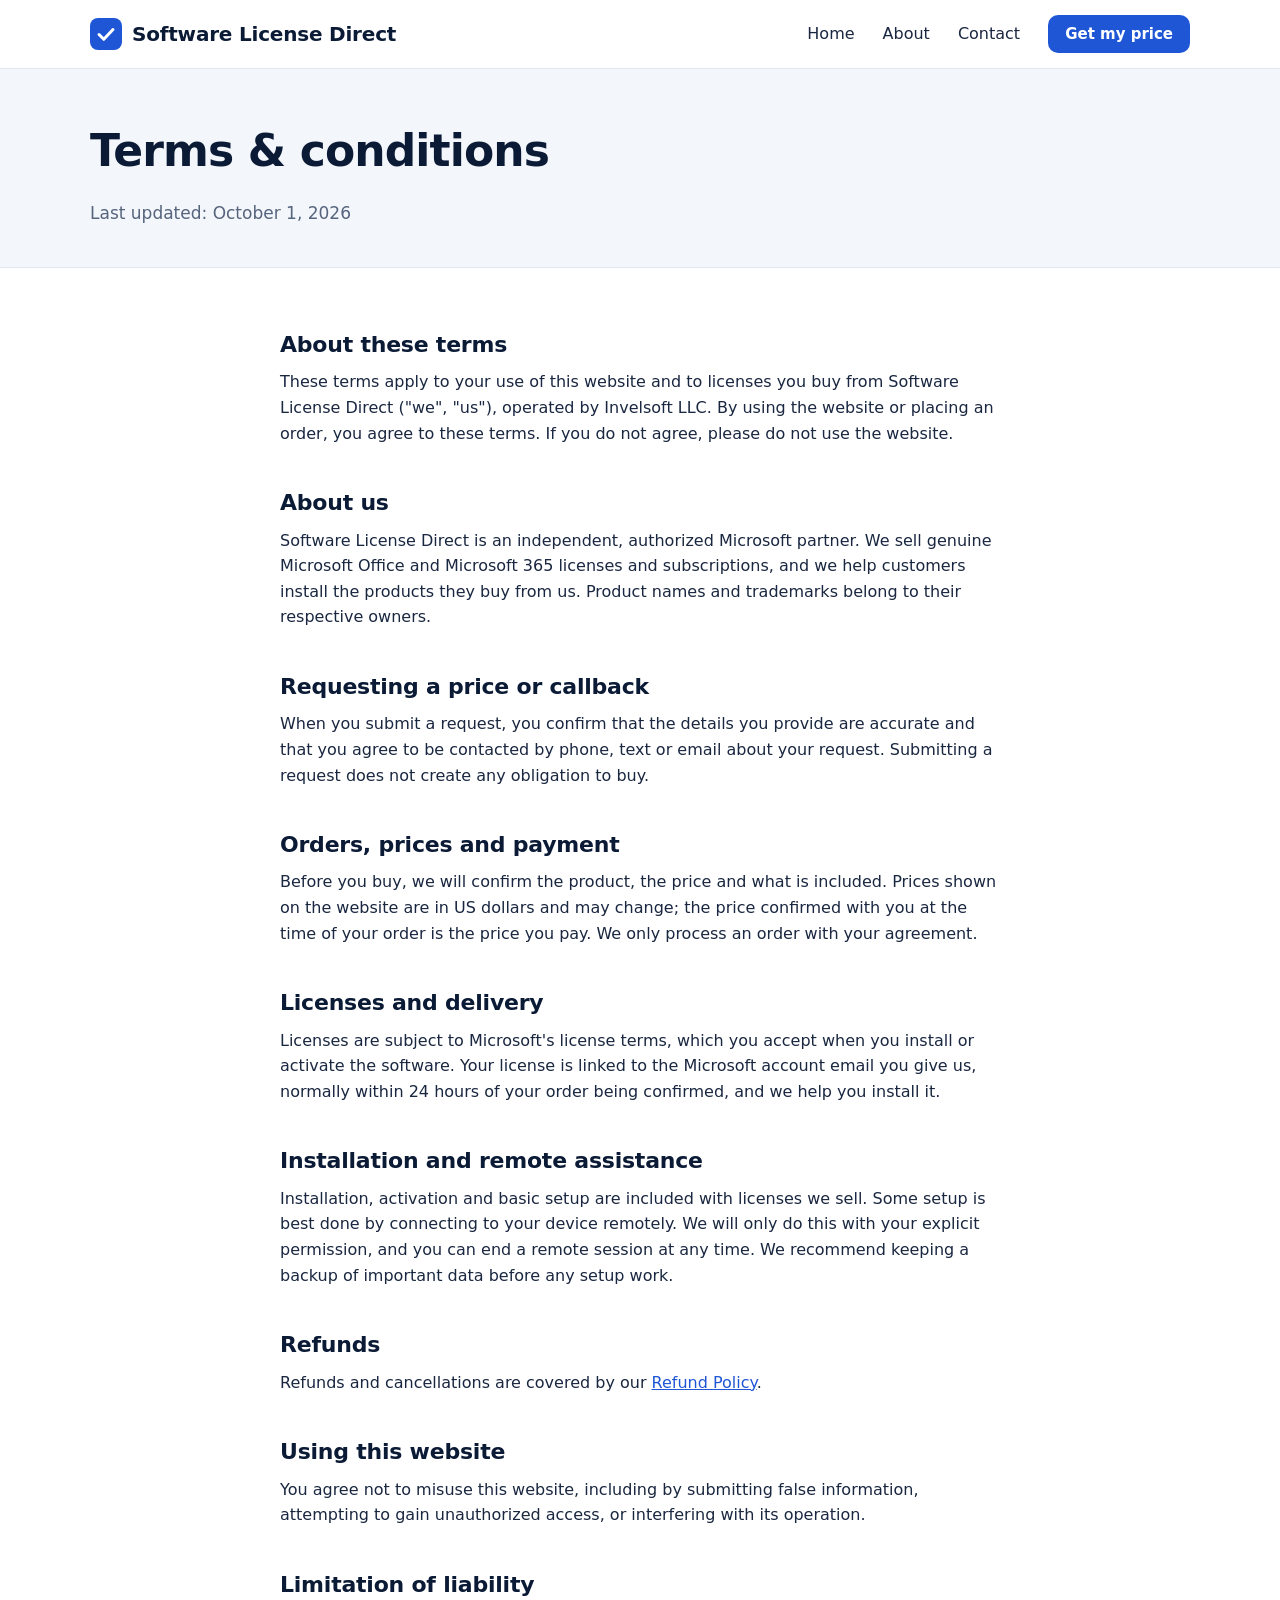
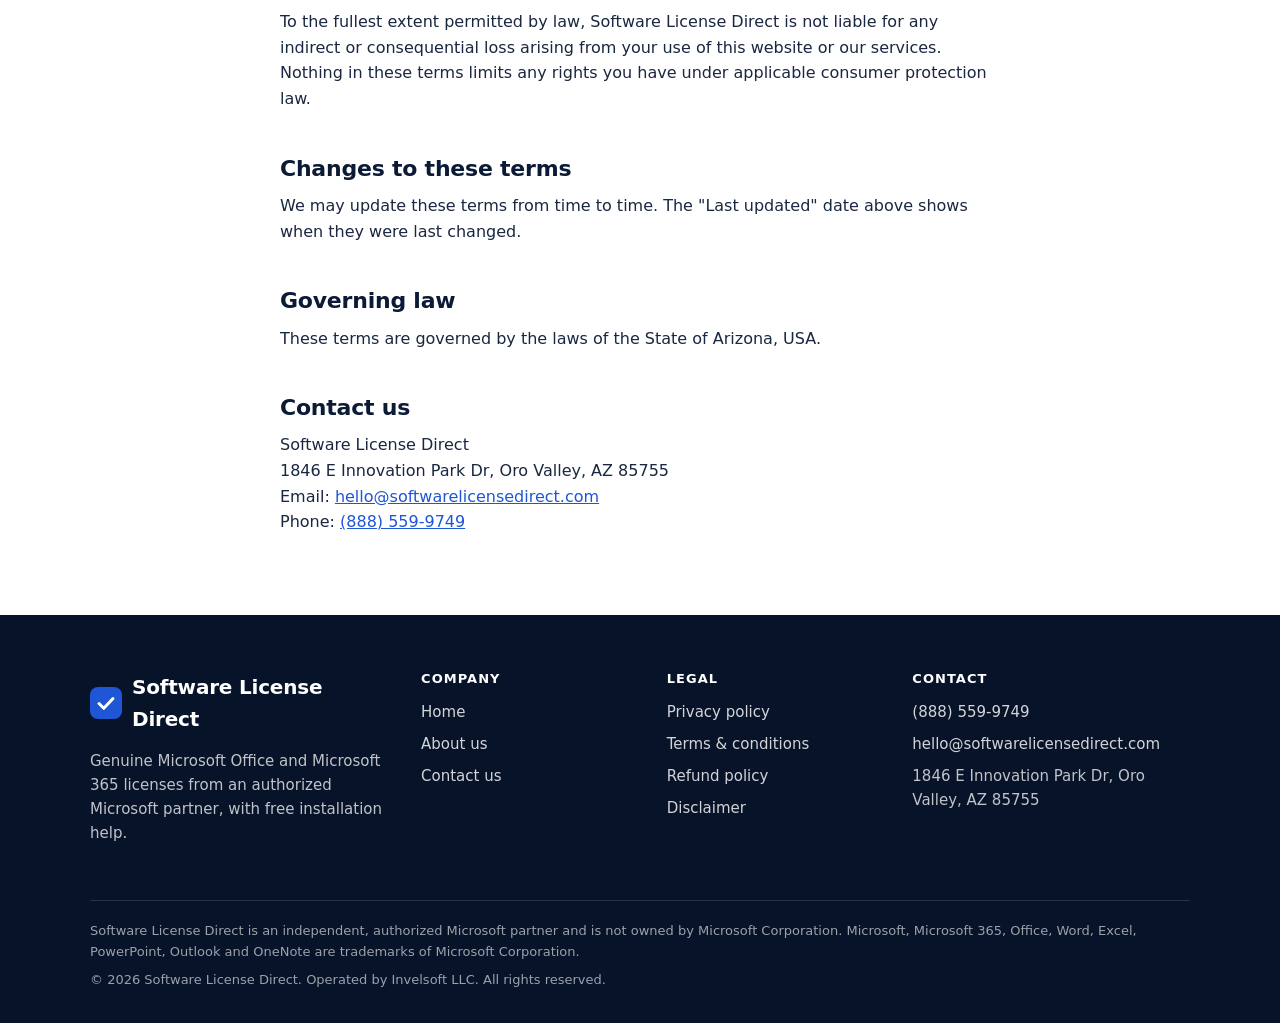
<file: terms.html>
<!DOCTYPE html>
<html lang="en">
<head>
  <meta charset="utf-8">
  <meta name="viewport" content="width=device-width, initial-scale=1, viewport-fit=cover">
  <title>Terms &amp; conditions – Software License Direct</title>
  <meta name="description" content="The terms that apply when you use the Software License Direct website and buy licenses or services from us.">
  <link rel="icon" href="favicon.svg" type="image/svg+xml">
  <link rel="stylesheet" href="css/style.css">
  <script src="js/main.js" defer></script>
</head>
<body class="has-mobile-cta">
  <a class="skip-link" href="#main">Skip to content</a>

  <header class="site-header">
    <div class="container header-inner">
      <a class="brand" href="index.html" aria-label="Software License Direct home">
        <svg class="brand-mark" viewBox="0 0 32 32" aria-hidden="true"><rect width="32" height="32" rx="8" fill="#1f56d6"/><path d="M9 16.5l4.8 4.8L23 11.5" fill="none" stroke="#fff" stroke-width="3" stroke-linecap="round" stroke-linejoin="round"/></svg>
        <span>Software License Direct</span>
      </a>
      <button class="nav-toggle" type="button" aria-expanded="false" aria-controls="site-nav" aria-label="Menu">
        <span></span><span></span><span></span>
      </button>
      <nav id="site-nav" class="site-nav" aria-label="Main">
        <a href="index.html">Home</a>
        <a href="about.html">About</a>
        <a href="contact.html">Contact</a>
        <a class="btn btn-primary btn-sm" href="index.html#quote">Get my price</a>
      </nav>
    </div>
  </header>

  <main id="main">
    <section class="page-hero">
      <div class="container">
        <h1>Terms &amp; conditions</h1>
        <p class="updated">Last updated: October 1, 2026</p>
      </div>
    </section>

    <section class="section">
      <div class="container prose">
        <h2>About these terms</h2>
        <p>These terms apply to your use of this website and to licenses you buy from Software License Direct ("we", "us"), operated by Invelsoft LLC. By using the website or placing an order, you agree to these terms. If you do not agree, please do not use the website.</p>

        <h2>About us</h2>
        <p>Software License Direct is an independent, authorized Microsoft partner. We sell genuine Microsoft Office and Microsoft 365 licenses and subscriptions, and we help customers install the products they buy from us. Product names and trademarks belong to their respective owners.</p>

        <h2>Requesting a price or callback</h2>
        <p>When you submit a request, you confirm that the details you provide are accurate and that you agree to be contacted by phone, text or email about your request. Submitting a request does not create any obligation to buy.</p>

        <h2>Orders, prices and payment</h2>
        <p>Before you buy, we will confirm the product, the price and what is included. Prices shown on the website are in US dollars and may change; the price confirmed with you at the time of your order is the price you pay. We only process an order with your agreement.</p>

        <h2>Licenses and delivery</h2>
        <p>Licenses are subject to Microsoft's license terms, which you accept when you install or activate the software. Your license is linked to the Microsoft account email you give us, normally within 24 hours of your order being confirmed, and we help you install it.</p>

        <h2>Installation and remote assistance</h2>
        <p>Installation, activation and basic setup are included with licenses we sell. Some setup is best done by connecting to your device remotely. We will only do this with your explicit permission, and you can end a remote session at any time. We recommend keeping a backup of important data before any setup work.</p>

        <h2>Refunds</h2>
        <p>Refunds and cancellations are covered by our <a href="refund-policy.html">Refund Policy</a>.</p>

        <h2>Using this website</h2>
        <p>You agree not to misuse this website, including by submitting false information, attempting to gain unauthorized access, or interfering with its operation.</p>

        <h2>Limitation of liability</h2>
        <p>To the fullest extent permitted by law, Software License Direct is not liable for any indirect or consequential loss arising from your use of this website or our services. Nothing in these terms limits any rights you have under applicable consumer protection law.</p>

        <h2>Changes to these terms</h2>
        <p>We may update these terms from time to time. The "Last updated" date above shows when they were last changed.</p>

        <h2>Governing law</h2>
        <p>These terms are governed by the laws of the State of Arizona, USA.</p>

        <h2>Contact us</h2>
        <p>Software License Direct<br>1846 E Innovation Park Dr, Oro Valley, AZ 85755<br>Email: <a href="mailto:hello@softwarelicensedirect.com">hello@softwarelicensedirect.com</a><br>Phone: <a href="tel:+18885599749">(888) 559-9749</a></p>
      </div>
    </section>
  </main>

  <footer class="site-footer">
    <div class="container">
      <div class="footer-grid">
        <div class="footer-brand">
          <a class="brand" href="index.html">
            <svg class="brand-mark" viewBox="0 0 32 32" aria-hidden="true"><rect width="32" height="32" rx="8" fill="#1f56d6"/><path d="M9 16.5l4.8 4.8L23 11.5" fill="none" stroke="#fff" stroke-width="3" stroke-linecap="round" stroke-linejoin="round"/></svg>
            <span>Software License Direct</span>
          </a>
          <p>Genuine Microsoft Office and Microsoft 365 licenses from an authorized Microsoft partner, with free installation help.</p>
        </div>
        <div>
          <h2 class="footer-title">Company</h2>
          <ul>
            <li><a href="index.html">Home</a></li>
            <li><a href="about.html">About us</a></li>
            <li><a href="contact.html">Contact us</a></li>
          </ul>
        </div>
        <div>
          <h2 class="footer-title">Legal</h2>
          <ul>
            <li><a href="privacy-policy.html">Privacy policy</a></li>
            <li><a href="terms.html">Terms &amp; conditions</a></li>
            <li><a href="refund-policy.html">Refund policy</a></li>
            <li><a href="disclaimer.html">Disclaimer</a></li>
          </ul>
        </div>
        <div>
          <h2 class="footer-title">Contact</h2>
          <ul>
            <li><a href="tel:+18885599749">(888) 559-9749</a></li>
            <li><a href="mailto:hello@softwarelicensedirect.com">hello@softwarelicensedirect.com</a></li>
            <li>1846 E Innovation Park Dr, Oro Valley, AZ 85755</li>
          </ul>
        </div>
      </div>
      <div class="footer-bottom">
        <p>Software License Direct is an independent, authorized Microsoft partner and is not owned by Microsoft Corporation. Microsoft, Microsoft 365, Office, Word, Excel, PowerPoint, Outlook and OneNote are trademarks of Microsoft Corporation.</p>
        <p>&copy; <span data-year>2026</span> Software License Direct. Operated by Invelsoft LLC. All rights reserved.</p>
      </div>
    </div>
  </footer>

  <div class="mobile-cta">
    <a class="btn btn-outline" href="tel:+18885599749">
      <svg class="icon" viewBox="0 0 24 24" aria-hidden="true"><path d="M22 16.92v3a2 2 0 0 1-2.18 2 19.79 19.79 0 0 1-8.63-3.07 19.5 19.5 0 0 1-6-6 19.79 19.79 0 0 1-3.07-8.67A2 2 0 0 1 4.11 2h3a2 2 0 0 1 2 1.72c.13.96.36 1.9.7 2.81a2 2 0 0 1-.45 2.11L8.09 9.91a16 16 0 0 0 6 6l1.27-1.27a2 2 0 0 1 2.11-.45c.91.34 1.85.57 2.81.7A2 2 0 0 1 22 16.92z"/></svg>
      Call now
    </a>
    <a class="btn btn-primary" href="index.html#quote">Get my price</a>
  </div>
</body>
</html>
</file>
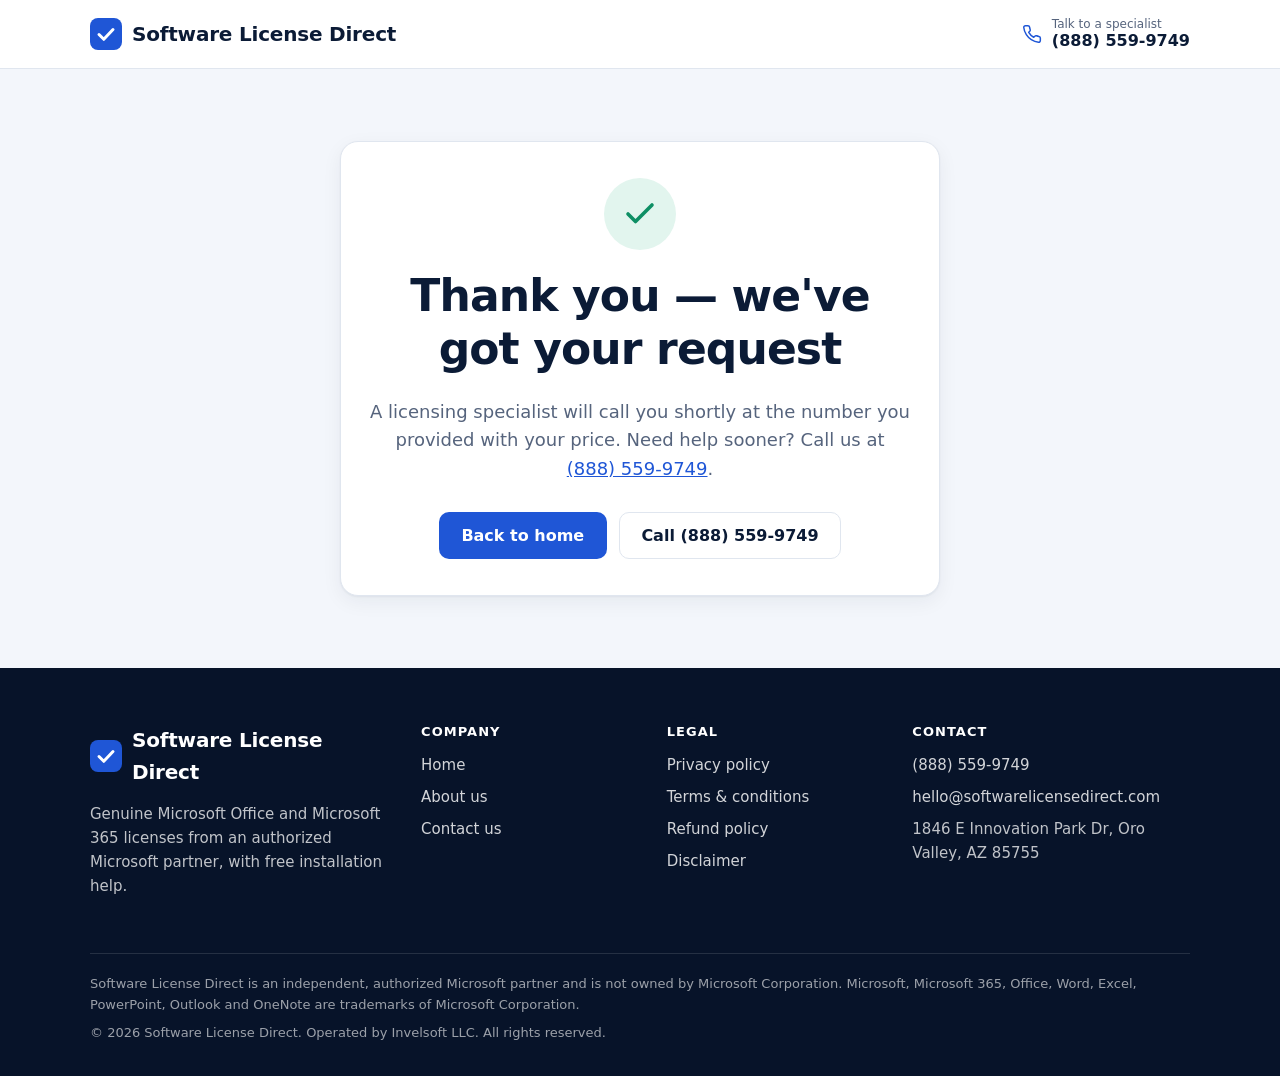
<file: thank-you.html>
<!DOCTYPE html>
<html lang="en">
<head>
  <meta charset="utf-8">
  <meta name="viewport" content="width=device-width, initial-scale=1, viewport-fit=cover">
  <title>Thank you – Software License Direct</title>
  <meta name="robots" content="noindex">
  <link rel="icon" href="favicon.svg" type="image/svg+xml">
  <link rel="stylesheet" href="css/style.css">
  <script src="js/main.js" defer></script>
  <script src="js/tracking.js" defer></script>
</head>
<body data-conversion>
  <a class="skip-link" href="#main">Skip to content</a>

  <header class="site-header">
    <div class="container header-inner">
      <a class="brand" href="index.html" aria-label="Software License Direct home">
        <svg class="brand-mark" viewBox="0 0 32 32" aria-hidden="true"><rect width="32" height="32" rx="8" fill="#1f56d6"/><path d="M9 16.5l4.8 4.8L23 11.5" fill="none" stroke="#fff" stroke-width="3" stroke-linecap="round" stroke-linejoin="round"/></svg>
        <span>Software License Direct</span>
      </a>
      <div class="header-actions">
        <a class="header-phone" href="tel:+18885599749">
          <svg class="icon" viewBox="0 0 24 24" aria-hidden="true"><path d="M22 16.92v3a2 2 0 0 1-2.18 2 19.79 19.79 0 0 1-8.63-3.07 19.5 19.5 0 0 1-6-6 19.79 19.79 0 0 1-3.07-8.67A2 2 0 0 1 4.11 2h3a2 2 0 0 1 2 1.72c.13.96.36 1.9.7 2.81a2 2 0 0 1-.45 2.11L8.09 9.91a16 16 0 0 0 6 6l1.27-1.27a2 2 0 0 1 2.11-.45c.91.34 1.85.57 2.81.7A2 2 0 0 1 22 16.92z"/></svg>
          <span><small>Talk to a specialist</small><strong>(888) 559-9749</strong></span>
        </a>
      </div>
    </div>
  </header>

  <main id="main" class="thanks">
    <div class="container">
      <div class="panel">
        <div class="thanks-icon"><svg class="icon" viewBox="0 0 24 24" aria-hidden="true"><path d="M20 6 9 17l-5-5"/></svg></div>
        <h1>Thank you — we've got your request</h1>
        <p class="lead">A licensing specialist will call you shortly at the number you provided with your price. Need help sooner? Call us at <a href="tel:+18885599749">(888) 559-9749</a>.</p>
        <div class="thanks-actions">
          <a class="btn btn-primary" href="index.html">Back to home</a>
          <a class="btn btn-outline" href="tel:+18885599749">Call (888) 559-9749</a>
        </div>
      </div>
    </div>
  </main>

  <footer class="site-footer">
    <div class="container">
      <div class="footer-grid">
        <div class="footer-brand">
          <a class="brand" href="index.html">
            <svg class="brand-mark" viewBox="0 0 32 32" aria-hidden="true"><rect width="32" height="32" rx="8" fill="#1f56d6"/><path d="M9 16.5l4.8 4.8L23 11.5" fill="none" stroke="#fff" stroke-width="3" stroke-linecap="round" stroke-linejoin="round"/></svg>
            <span>Software License Direct</span>
          </a>
          <p>Genuine Microsoft Office and Microsoft 365 licenses from an authorized Microsoft partner, with free installation help.</p>
        </div>
        <div>
          <h2 class="footer-title">Company</h2>
          <ul>
            <li><a href="index.html">Home</a></li>
            <li><a href="about.html">About us</a></li>
            <li><a href="contact.html">Contact us</a></li>
          </ul>
        </div>
        <div>
          <h2 class="footer-title">Legal</h2>
          <ul>
            <li><a href="privacy-policy.html">Privacy policy</a></li>
            <li><a href="terms.html">Terms &amp; conditions</a></li>
            <li><a href="refund-policy.html">Refund policy</a></li>
            <li><a href="disclaimer.html">Disclaimer</a></li>
          </ul>
        </div>
        <div>
          <h2 class="footer-title">Contact</h2>
          <ul>
            <li><a href="tel:+18885599749">(888) 559-9749</a></li>
            <li><a href="mailto:hello@softwarelicensedirect.com">hello@softwarelicensedirect.com</a></li>
            <li>1846 E Innovation Park Dr, Oro Valley, AZ 85755</li>
          </ul>
        </div>
      </div>
      <div class="footer-bottom">
        <p>Software License Direct is an independent, authorized Microsoft partner and is not owned by Microsoft Corporation. Microsoft, Microsoft 365, Office, Word, Excel, PowerPoint, Outlook and OneNote are trademarks of Microsoft Corporation.</p>
        <p>&copy; <span data-year>2026</span> Software License Direct. Operated by Invelsoft LLC. All rights reserved.</p>
      </div>
    </div>
  </footer>
</body>
</html>
</file>
<file: css/style.css>
:root {
  --navy: #0b1b36;
  --ink: #1a2740;
  --muted: #56647d;
  --line: #e0e6ef;
  --bg: #ffffff;
  --bg-soft: #f3f6fb;
  --primary: #1f56d6;
  --primary-hover: #1846b3;
  --primary-soft: #e9efff;
  --success: #0e8f64;
  --success-soft: #e2f5ee;
  --danger: #b42323;
  --danger-soft: #fdeeee;
  --radius: 14px;
  --shadow: 0 1px 2px rgba(11, 27, 54, 0.05), 0 6px 20px rgba(11, 27, 54, 0.06);
  --shadow-lg: 0 2px 4px rgba(11, 27, 54, 0.05), 0 18px 40px rgba(11, 27, 54, 0.1);
  --header-h: 68px;
  --font: system-ui, -apple-system, "Segoe UI", Roboto, "Helvetica Neue", Arial, sans-serif;
}

*,
*::before,
*::after {
  box-sizing: border-box;
}

[hidden] {
  display: none !important;
}

html {
  color-scheme: light;
  -webkit-text-size-adjust: 100%;
  scroll-behavior: smooth;
}

body {
  margin: 0;
  font-family: var(--font);
  font-size: 16px;
  line-height: 1.6;
  color: var(--ink);
  background: var(--bg);
}

img,
svg {
  display: block;
  max-width: 100%;
}

a {
  color: var(--primary);
}

a:hover {
  color: var(--primary-hover);
}

h1,
h2,
h3 {
  margin: 0 0 0.5em;
  line-height: 1.2;
  color: var(--navy);
  letter-spacing: -0.01em;
}

h1 {
  font-size: clamp(2rem, 4.2vw, 2.75rem);
  letter-spacing: -0.02em;
}

h2 {
  font-size: clamp(1.5rem, 3vw, 2rem);
}

h3,
.h3 {
  font-size: 1.125rem;
}

p {
  margin: 0 0 1em;
}

:focus-visible {
  outline: 3px solid var(--primary);
  outline-offset: 2px;
}

[id] {
  scroll-margin-top: calc(var(--header-h) + 16px);
}

.container {
  width: 100%;
  max-width: 1140px;
  margin: 0 auto;
  padding: 0 20px;
}

.container.narrow {
  max-width: 760px;
}

.icon {
  fill: none;
  stroke: currentColor;
  stroke-width: 1.8;
  stroke-linecap: round;
  stroke-linejoin: round;
}

.skip-link {
  position: absolute;
  left: 12px;
  top: -60px;
  z-index: 100;
  padding: 10px 16px;
  background: var(--navy);
  color: #fff;
  border-radius: 8px;
  text-decoration: none;
}

.skip-link:focus {
  top: 12px;
  color: #fff;
}

.lead {
  font-size: 1.125rem;
  color: var(--muted);
}

/* Buttons */

.btn {
  display: inline-flex;
  align-items: center;
  justify-content: center;
  gap: 0.5rem;
  padding: 0.8rem 1.35rem;
  border: 1.5px solid transparent;
  border-radius: 10px;
  font: inherit;
  font-size: 1rem;
  font-weight: 700;
  line-height: 1.2;
  text-decoration: none;
  cursor: pointer;
  transition: background-color 0.15s, border-color 0.15s, color 0.15s;
}

.btn .icon {
  width: 18px;
  height: 18px;
  flex: none;
}

.btn-primary {
  background: var(--primary);
  color: #fff;
}

.btn-primary:hover {
  background: var(--primary-hover);
  color: #fff;
}

.btn-outline {
  background: #fff;
  color: var(--navy);
  border-color: var(--line);
}

.btn-outline:hover {
  border-color: var(--primary);
  color: var(--primary);
}

.btn-light {
  background: #fff;
  color: var(--navy);
}

.btn-light:hover {
  background: var(--primary-soft);
  color: var(--navy);
}

.btn-ghost-light {
  background: transparent;
  color: #fff;
  border-color: rgba(255, 255, 255, 0.4);
}

.btn-ghost-light:hover {
  background: rgba(255, 255, 255, 0.08);
  border-color: #fff;
  color: #fff;
}

.btn-sm {
  padding: 0.55rem 1rem;
  font-size: 0.9375rem;
}

.btn[disabled] {
  opacity: 0.7;
  cursor: progress;
}

/* Top bar + header */

.topbar {
  padding: 8px 16px;
  background: var(--navy);
  color: #d9e2f2;
  font-size: 0.8125rem;
  text-align: center;
}

.topbar strong {
  color: #fff;
}

.site-header {
  position: sticky;
  top: 0;
  z-index: 50;
  background: rgba(255, 255, 255, 0.97);
  border-bottom: 1px solid var(--line);
}

.header-inner {
  display: flex;
  align-items: center;
  justify-content: space-between;
  gap: 16px;
  height: var(--header-h);
}

.brand {
  display: inline-flex;
  align-items: center;
  gap: 10px;
  font-size: 1.25rem;
  font-weight: 800;
  letter-spacing: -0.01em;
  color: var(--navy);
  text-decoration: none;
}

.brand:hover {
  color: var(--navy);
}

.brand-mark {
  width: 32px;
  height: 32px;
  flex: none;
}

.header-actions {
  display: flex;
  align-items: center;
  gap: 18px;
}

.header-phone {
  display: flex;
  align-items: center;
  gap: 10px;
  color: var(--navy);
  text-decoration: none;
}

.header-phone:hover {
  color: var(--primary);
}

@media (max-width: 480px) {
  .brand {
    gap: 8px;
    font-size: 1.0625rem;
    line-height: 1.15;
  }

  .brand-mark {
    width: 28px;
    height: 28px;
  }

  .header-actions {
    gap: 10px;
  }

  .header-phone strong {
    font-size: 0.9375rem;
    white-space: nowrap;
  }
}

.header-phone .icon {
  width: 20px;
  height: 20px;
  color: var(--primary);
}

.header-phone small {
  display: block;
  font-size: 0.75rem;
  line-height: 1.2;
  color: var(--muted);
}

.header-phone strong {
  display: block;
  font-size: 1rem;
  line-height: 1.25;
}

.site-nav {
  display: flex;
  align-items: center;
  gap: 28px;
}

.site-nav a:not(.btn) {
  color: var(--ink);
  font-weight: 500;
  text-decoration: none;
}

.site-nav a:not(.btn):hover,
.site-nav a[aria-current="page"] {
  color: var(--primary);
}

.nav-toggle {
  display: none;
}

@media (max-width: 640px) {
  .header-phone small,
  .header-cta {
    display: none;
  }
}

@media (max-width: 760px) {
  .nav-toggle {
    display: inline-flex;
    flex-direction: column;
    align-items: center;
    justify-content: center;
    gap: 5px;
    width: 44px;
    height: 44px;
    padding: 0;
    background: #fff;
    border: 1px solid var(--line);
    border-radius: 10px;
    cursor: pointer;
  }

  .nav-toggle span {
    display: block;
    width: 20px;
    height: 2px;
    background: var(--navy);
    border-radius: 2px;
    transition: transform 0.2s, opacity 0.2s;
  }

  .nav-toggle[aria-expanded="true"] span:nth-child(1) {
    transform: translateY(7px) rotate(45deg);
  }

  .nav-toggle[aria-expanded="true"] span:nth-child(2) {
    opacity: 0;
  }

  .nav-toggle[aria-expanded="true"] span:nth-child(3) {
    transform: translateY(-7px) rotate(-45deg);
  }

  .site-nav {
    position: absolute;
    top: var(--header-h);
    left: 0;
    right: 0;
    display: none;
    flex-direction: column;
    align-items: stretch;
    gap: 0;
    padding: 4px 20px 20px;
    background: #fff;
    border-bottom: 1px solid var(--line);
    box-shadow: var(--shadow);
  }

  .site-nav.is-open {
    display: flex;
  }

  .site-nav a:not(.btn) {
    padding: 12px 0;
    border-bottom: 1px solid var(--line);
  }

  .site-nav .btn {
    margin-top: 16px;
  }
}

/* Hero */

.hero {
  padding: 48px 0 56px;
  background: linear-gradient(180deg, var(--bg-soft) 0%, #fff 100%);
}

.hero-grid {
  display: grid;
  grid-template-columns: minmax(0, 1.1fr) minmax(0, 0.9fr);
  gap: 48px;
  align-items: start;
}

.badge {
  display: inline-flex;
  align-items: center;
  gap: 8px;
  margin-bottom: 18px;
  padding: 6px 12px;
  background: #fff;
  border: 1px solid var(--line);
  border-radius: 999px;
  font-size: 0.8125rem;
  font-weight: 700;
  color: var(--navy);
}

.badge .icon {
  width: 16px;
  height: 16px;
  color: var(--primary);
  stroke-width: 2.2;
}

.hero h1 .accent {
  color: var(--primary);
}

.hero .lead {
  max-width: 560px;
  margin-bottom: 22px;
}

.hero-points {
  display: grid;
  gap: 10px;
  margin: 0 0 28px;
  padding: 0;
  list-style: none;
}

.hero-points li {
  display: flex;
  align-items: flex-start;
  gap: 10px;
  font-weight: 500;
}

.hero-points .icon,
.checklist .icon {
  flex: none;
  color: var(--success);
  stroke-width: 3;
}

.hero-points .icon {
  width: 24px;
  height: 24px;
  padding: 5px;
  border-radius: 50%;
  background: var(--success-soft);
}

.hero-actions {
  display: flex;
  flex-wrap: wrap;
  gap: 12px;
}

@media (max-width: 900px) {
  .hero-grid {
    grid-template-columns: 1fr;
    gap: 32px;
  }
}

@media (max-width: 760px) {
  .hero {
    padding: 32px 0 40px;
  }

  .hero-actions {
    display: none;
  }
}

/* Quote form */

.quote-card {
  padding: 28px;
  background: #fff;
  border: 1px solid var(--line);
  border-radius: 18px;
  box-shadow: var(--shadow-lg);
}

.quote-card h2 {
  margin-bottom: 4px;
  font-size: 1.375rem;
}

.quote-sub {
  margin: 0 0 18px;
  font-size: 0.9375rem;
  color: var(--muted);
}

.quote-card .btn-primary {
  width: 100%;
  padding: 0.9rem;
}

.selected-product {
  margin: 0 0 16px;
  padding: 10px 14px;
  background: var(--primary-soft);
  border-radius: 10px;
  font-size: 0.9375rem;
  font-weight: 600;
  color: var(--navy);
}

.quote-alt {
  margin: 14px 0 0;
  text-align: center;
  font-size: 0.9375rem;
  color: var(--muted);
}

.quote-alt a {
  font-weight: 700;
}

.consent {
  margin: 14px 0 0;
  font-size: 0.75rem;
  line-height: 1.5;
  color: var(--muted);
}

.field {
  display: flex;
  flex-direction: column;
  gap: 6px;
  margin-bottom: 14px;
}

.field label {
  font-size: 0.9375rem;
  font-weight: 600;
  color: var(--navy);
}

.field input,
.field select,
.field textarea {
  width: 100%;
  padding: 0.75rem 0.9rem;
  font: inherit;
  color: var(--ink);
  background: #fff;
  border: 1.5px solid #cdd6e4;
  border-radius: 10px;
  transition: border-color 0.15s, box-shadow 0.15s;
}

.field input:focus,
.field select:focus,
.field textarea:focus {
  outline: none;
  border-color: var(--primary);
  box-shadow: 0 0 0 4px rgba(31, 86, 214, 0.15);
}

.field input:user-invalid,
.field select:user-invalid {
  border-color: var(--danger);
}

.form-error {
  margin: 0 0 14px;
  padding: 10px 14px;
  background: var(--danger-soft);
  border: 1px solid #f1c4c4;
  border-radius: 10px;
  font-size: 0.9375rem;
  color: var(--danger);
}

.hp {
  position: absolute;
  left: -10000px;
  width: 1px;
  height: 1px;
  overflow: hidden;
}

@media (max-width: 560px) {
  .quote-card {
    padding: 22px 18px;
  }
}

/* Trust strip */

.trust-strip {
  background: #fff;
  border-top: 1px solid var(--line);
  border-bottom: 1px solid var(--line);
}

.trust-grid {
  display: grid;
  grid-template-columns: repeat(4, 1fr);
  gap: 16px;
  margin: 0;
  padding: 20px 0;
  list-style: none;
}

.trust-grid li {
  display: flex;
  align-items: center;
  gap: 12px;
}

.trust-grid strong {
  display: block;
  font-size: 0.9375rem;
  line-height: 1.3;
  color: var(--navy);
}

.trust-grid span {
  font-size: 0.8125rem;
  color: var(--muted);
}

.icon-tile {
  display: grid;
  place-items: center;
  flex: none;
  width: 44px;
  height: 44px;
  border-radius: 12px;
  background: var(--primary-soft);
  color: var(--primary);
}

.icon-tile .icon {
  width: 24px;
  height: 24px;
}

@media (max-width: 900px) {
  .trust-grid {
    grid-template-columns: 1fr 1fr;
  }
}

/* Sections */

.section {
  padding: 64px 0;
}

.section-alt {
  background: var(--bg-soft);
}

.section-head {
  max-width: 640px;
  margin: 0 auto 36px;
  text-align: center;
}

.section-head p {
  margin: 0;
  color: var(--muted);
}

@media (max-width: 560px) {
  .section {
    padding: 48px 0;
  }
}

/* Products */

.products {
  display: grid;
  grid-template-columns: repeat(2, minmax(0, 380px));
  justify-content: center;
  gap: 24px;
  margin: 0;
  padding: 0;
  list-style: none;
}

.product {
  position: relative;
  display: flex;
  flex-direction: column;
  padding: 24px 22px;
  background: #fff;
  border: 1px solid var(--line);
  border-radius: 16px;
}

.product.is-featured {
  border: 2px solid var(--primary);
  box-shadow: var(--shadow);
}

.product-tag {
  position: absolute;
  top: -12px;
  left: 20px;
  padding: 3px 10px;
  border-radius: 999px;
  background: var(--primary);
  color: #fff;
  font-size: 0.6875rem;
  font-weight: 800;
  letter-spacing: 0.05em;
  text-transform: uppercase;
}

.product .icon-tile {
  margin-bottom: 14px;
}

.product h3 {
  margin-bottom: 4px;
}

.product-desc {
  min-height: 3em;
  margin: 0 0 14px;
  font-size: 0.875rem;
  color: var(--muted);
}

.price {
  margin: 0;
  font-size: 1.625rem;
  font-weight: 800;
  line-height: 1.2;
  color: var(--navy);
}

.price small {
  font-size: 0.8125rem;
  font-weight: 600;
  color: var(--muted);
}

.checklist {
  display: grid;
  gap: 6px;
  flex: 1;
  margin: 14px 0 20px;
  padding: 0;
  list-style: none;
  font-size: 0.875rem;
}

.checklist li {
  display: flex;
  align-items: flex-start;
  gap: 8px;
}

.checklist .icon {
  width: 16px;
  height: 16px;
  margin-top: 3px;
}

.product .btn {
  width: 100%;
}

.products-note {
  margin: 28px 0 0;
  text-align: center;
  color: var(--muted);
}

.products-note a {
  font-weight: 700;
}

@media (max-width: 800px) {
  .products {
    grid-template-columns: minmax(0, 440px);
    gap: 28px;
  }
}

/* Included + steps */

.features {
  display: grid;
  grid-template-columns: repeat(4, 1fr);
  gap: 18px;
}

.feature,
.step-card,
.info-card {
  padding: 24px;
  background: #fff;
  border: 1px solid var(--line);
  border-radius: var(--radius);
}

.feature .icon-tile {
  margin-bottom: 14px;
}

.feature h3,
.step-card h3 {
  margin-bottom: 6px;
  font-size: 1.0625rem;
}

.feature p,
.step-card p,
.info-card p {
  margin: 0;
  font-size: 0.9375rem;
  color: var(--muted);
}

.steps-grid {
  display: grid;
  grid-template-columns: repeat(3, 1fr);
  gap: 18px;
  margin: 0;
  padding: 0;
  list-style: none;
}

.step-num {
  display: grid;
  place-items: center;
  width: 38px;
  height: 38px;
  margin-bottom: 14px;
  border-radius: 50%;
  background: var(--primary);
  color: #fff;
  font-weight: 800;
}

@media (max-width: 900px) {
  .features {
    grid-template-columns: 1fr 1fr;
  }

  .steps-grid {
    grid-template-columns: 1fr;
  }
}

@media (max-width: 480px) {
  .features {
    gap: 12px;
  }

  .feature {
    padding: 18px 16px;
  }

  .feature h3 {
    font-size: 1rem;
  }

  .feature p {
    font-size: 0.875rem;
  }
}

/* FAQ */

.faq {
  display: grid;
  gap: 12px;
  max-width: 760px;
  margin: 0 auto;
}

.faq details {
  background: #fff;
  border: 1px solid var(--line);
  border-radius: 12px;
}

.faq summary {
  display: flex;
  align-items: center;
  justify-content: space-between;
  gap: 16px;
  padding: 16px 20px;
  font-weight: 600;
  color: var(--navy);
  cursor: pointer;
  list-style: none;
}

.faq summary::-webkit-details-marker {
  display: none;
}

.faq summary::after {
  content: "+";
  flex: none;
  font-size: 1.5rem;
  font-weight: 400;
  line-height: 1;
  color: var(--primary);
  transition: transform 0.15s;
}

.faq details[open] summary::after {
  transform: rotate(45deg);
}

.faq details p {
  margin: 0;
  padding: 0 20px 18px;
  color: var(--muted);
}

/* CTA band */

.cta-band {
  padding: 52px 0;
  background: var(--navy);
  color: #fff;
}

.cta-inner {
  display: flex;
  flex-wrap: wrap;
  align-items: center;
  justify-content: space-between;
  gap: 24px;
}

.cta-band h2 {
  margin-bottom: 6px;
  color: #fff;
}

.cta-band p {
  margin: 0;
  color: rgba(255, 255, 255, 0.78);
}

.cta-actions {
  display: flex;
  flex-wrap: wrap;
  gap: 12px;
}

/* Footer */

.site-footer {
  padding: 56px 0 24px;
  background: #071329;
  color: rgba(255, 255, 255, 0.75);
  font-size: 0.9375rem;
}

.footer-grid {
  display: grid;
  grid-template-columns: 1.4fr 1fr 1fr 1.3fr;
  gap: 32px;
}

.footer-brand .brand {
  margin-bottom: 14px;
  color: #fff;
}

.footer-title {
  margin-bottom: 14px;
  font-size: 0.8125rem;
  letter-spacing: 0.08em;
  text-transform: uppercase;
  color: #fff;
}

.site-footer ul {
  display: grid;
  gap: 8px;
  margin: 0;
  padding: 0;
  list-style: none;
}

.site-footer a {
  color: rgba(255, 255, 255, 0.82);
  text-decoration: none;
}

.site-footer a:hover {
  color: #fff;
  text-decoration: underline;
}

.footer-bottom {
  margin-top: 40px;
  padding-top: 20px;
  border-top: 1px solid rgba(255, 255, 255, 0.12);
  font-size: 0.8125rem;
  color: rgba(255, 255, 255, 0.6);
}

.footer-bottom p {
  margin: 0 0 8px;
}

@media (max-width: 900px) {
  .footer-grid {
    grid-template-columns: 1fr 1fr;
  }
}

@media (max-width: 560px) {
  .footer-grid {
    grid-template-columns: 1fr;
  }
}

/* Sticky mobile call bar */

.mobile-cta {
  display: none;
}

@media (max-width: 760px) {
  .mobile-cta {
    position: fixed;
    left: 0;
    right: 0;
    bottom: 0;
    z-index: 60;
    display: grid;
    grid-template-columns: 1fr 1fr;
    gap: 10px;
    padding: 10px 12px calc(10px + env(safe-area-inset-bottom));
    background: #fff;
    border-top: 1px solid var(--line);
    box-shadow: 0 -6px 20px rgba(11, 27, 54, 0.08);
  }

  .mobile-cta .btn {
    padding: 0.75rem 0.5rem;
    font-size: 0.9375rem;
  }

  body.has-mobile-cta {
    padding-bottom: calc(72px + env(safe-area-inset-bottom));
  }
}

/* Inner pages */

.page-hero {
  padding: 56px 0 40px;
  background: var(--bg-soft);
  border-bottom: 1px solid var(--line);
}

.page-hero p {
  max-width: 680px;
  margin: 0;
  font-size: 1.0625rem;
  color: var(--muted);
}

.prose {
  max-width: 760px;
}

.prose h2 {
  margin-top: 2em;
  font-size: 1.375rem;
}

.prose h2:first-child {
  margin-top: 0;
}

.prose ul {
  padding-left: 1.25rem;
}

.prose li {
  margin-bottom: 0.4em;
}

.updated {
  margin-top: 10px;
  font-size: 0.9375rem;
  color: var(--muted);
}

.info-grid {
  display: grid;
  grid-template-columns: repeat(3, 1fr);
  gap: 20px;
}

.info-card {
  box-shadow: var(--shadow);
}

.info-card .icon-tile {
  margin-bottom: 16px;
}

.info-card a {
  font-weight: 600;
  word-break: break-word;
}

.detail-list {
  display: grid;
  grid-template-columns: max-content 1fr;
  gap: 10px 24px;
  margin: 0;
  padding: 24px;
  background: var(--bg-soft);
  border-radius: var(--radius);
}

.detail-list dt {
  font-weight: 600;
  color: var(--navy);
}

.detail-list dd {
  margin: 0;
}

.center-cta {
  margin-top: 40px;
  text-align: center;
}

@media (max-width: 900px) {
  .info-grid {
    grid-template-columns: 1fr;
  }
}

@media (max-width: 560px) {
  .detail-list {
    grid-template-columns: 1fr;
    gap: 2px;
  }

  .detail-list dd {
    margin-bottom: 10px;
  }
}

/* Thank you */

.thanks {
  min-height: 60vh;
  padding: 72px 0;
  background: var(--bg-soft);
  text-align: center;
}

.panel {
  max-width: 600px;
  margin: 0 auto;
  padding: 36px 28px;
  background: #fff;
  border: 1px solid var(--line);
  border-radius: 18px;
  box-shadow: var(--shadow);
}

.thanks-icon {
  display: grid;
  place-items: center;
  width: 72px;
  height: 72px;
  margin: 0 auto 20px;
  border-radius: 50%;
  background: var(--success-soft);
  color: var(--success);
}

.thanks-icon .icon {
  width: 36px;
  height: 36px;
  stroke-width: 2.4;
}

.thanks .lead {
  margin-bottom: 28px;
}

.thanks-actions {
  display: flex;
  flex-wrap: wrap;
  justify-content: center;
  gap: 12px;
}

@media (prefers-reduced-motion: reduce) {
  *,
  *::before,
  *::after {
    transition: none !important;
  }

  html {
    scroll-behavior: auto;
  }
}
</file>
